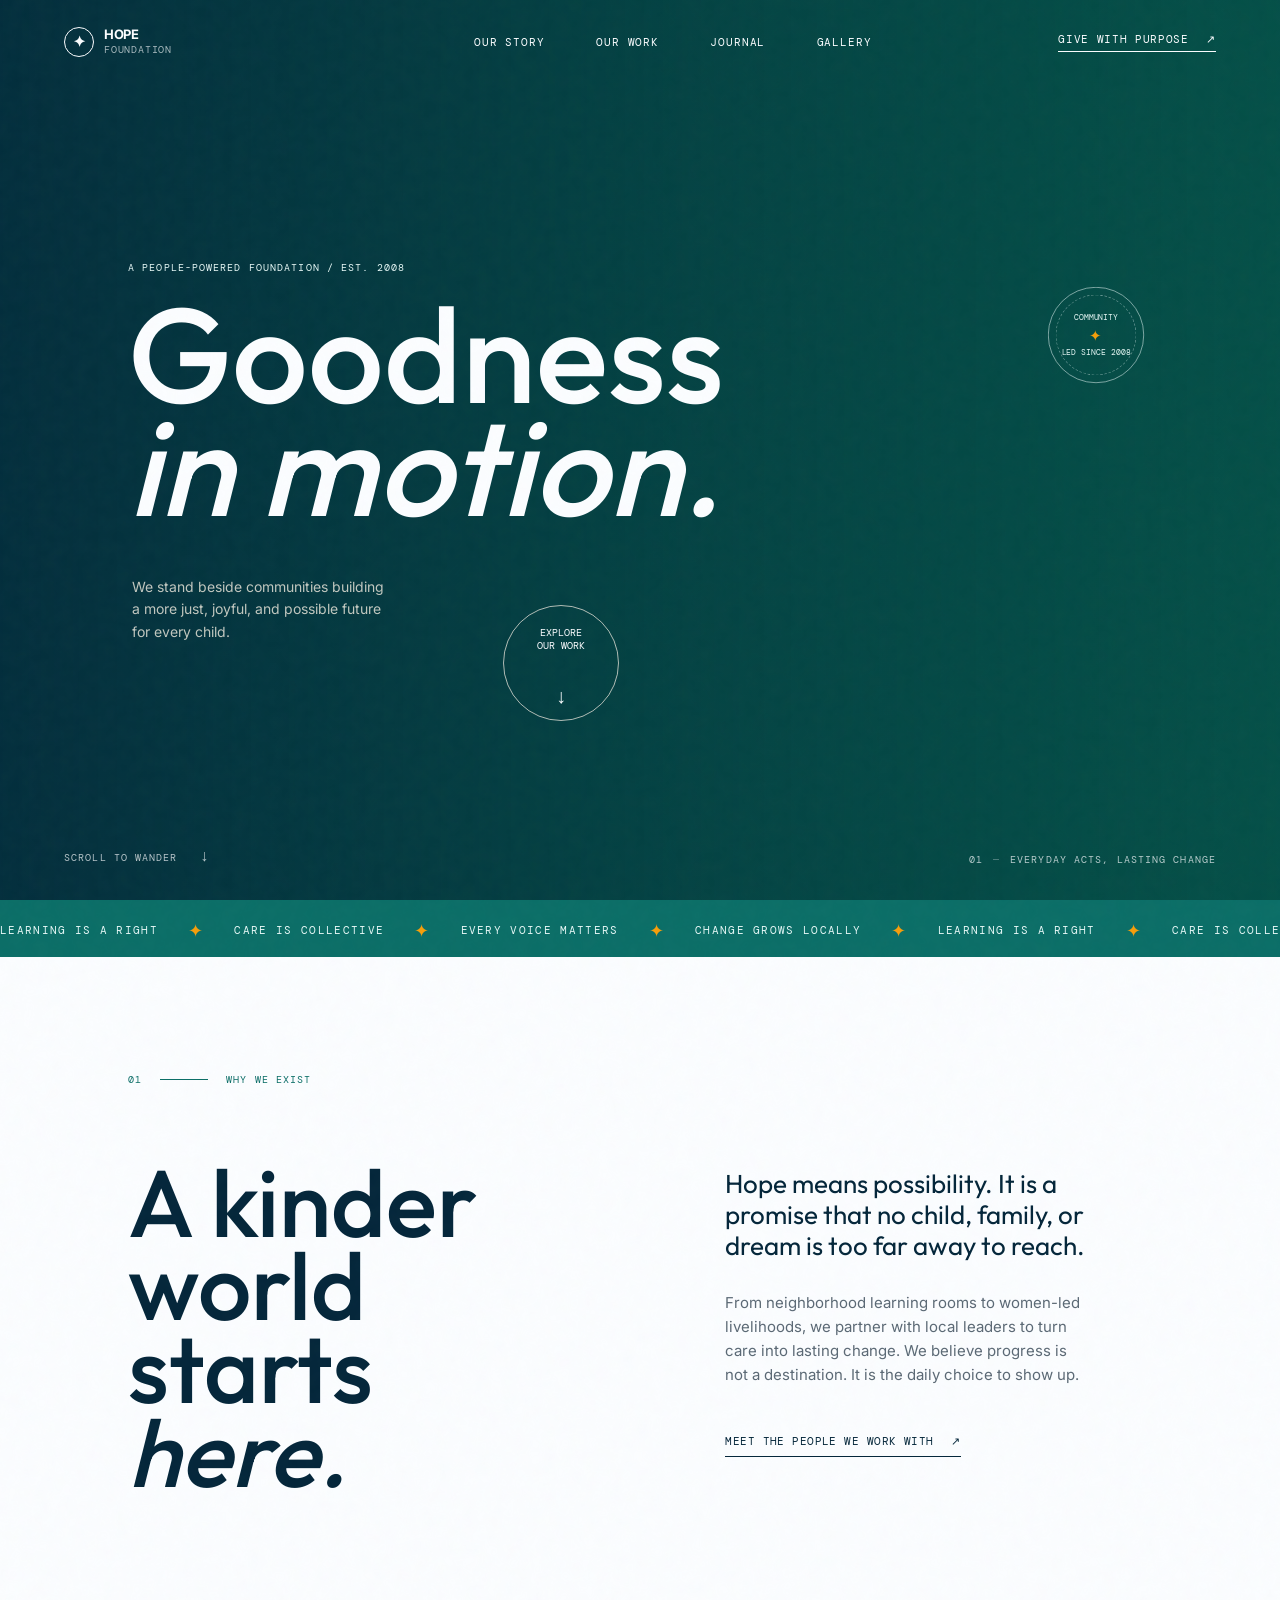
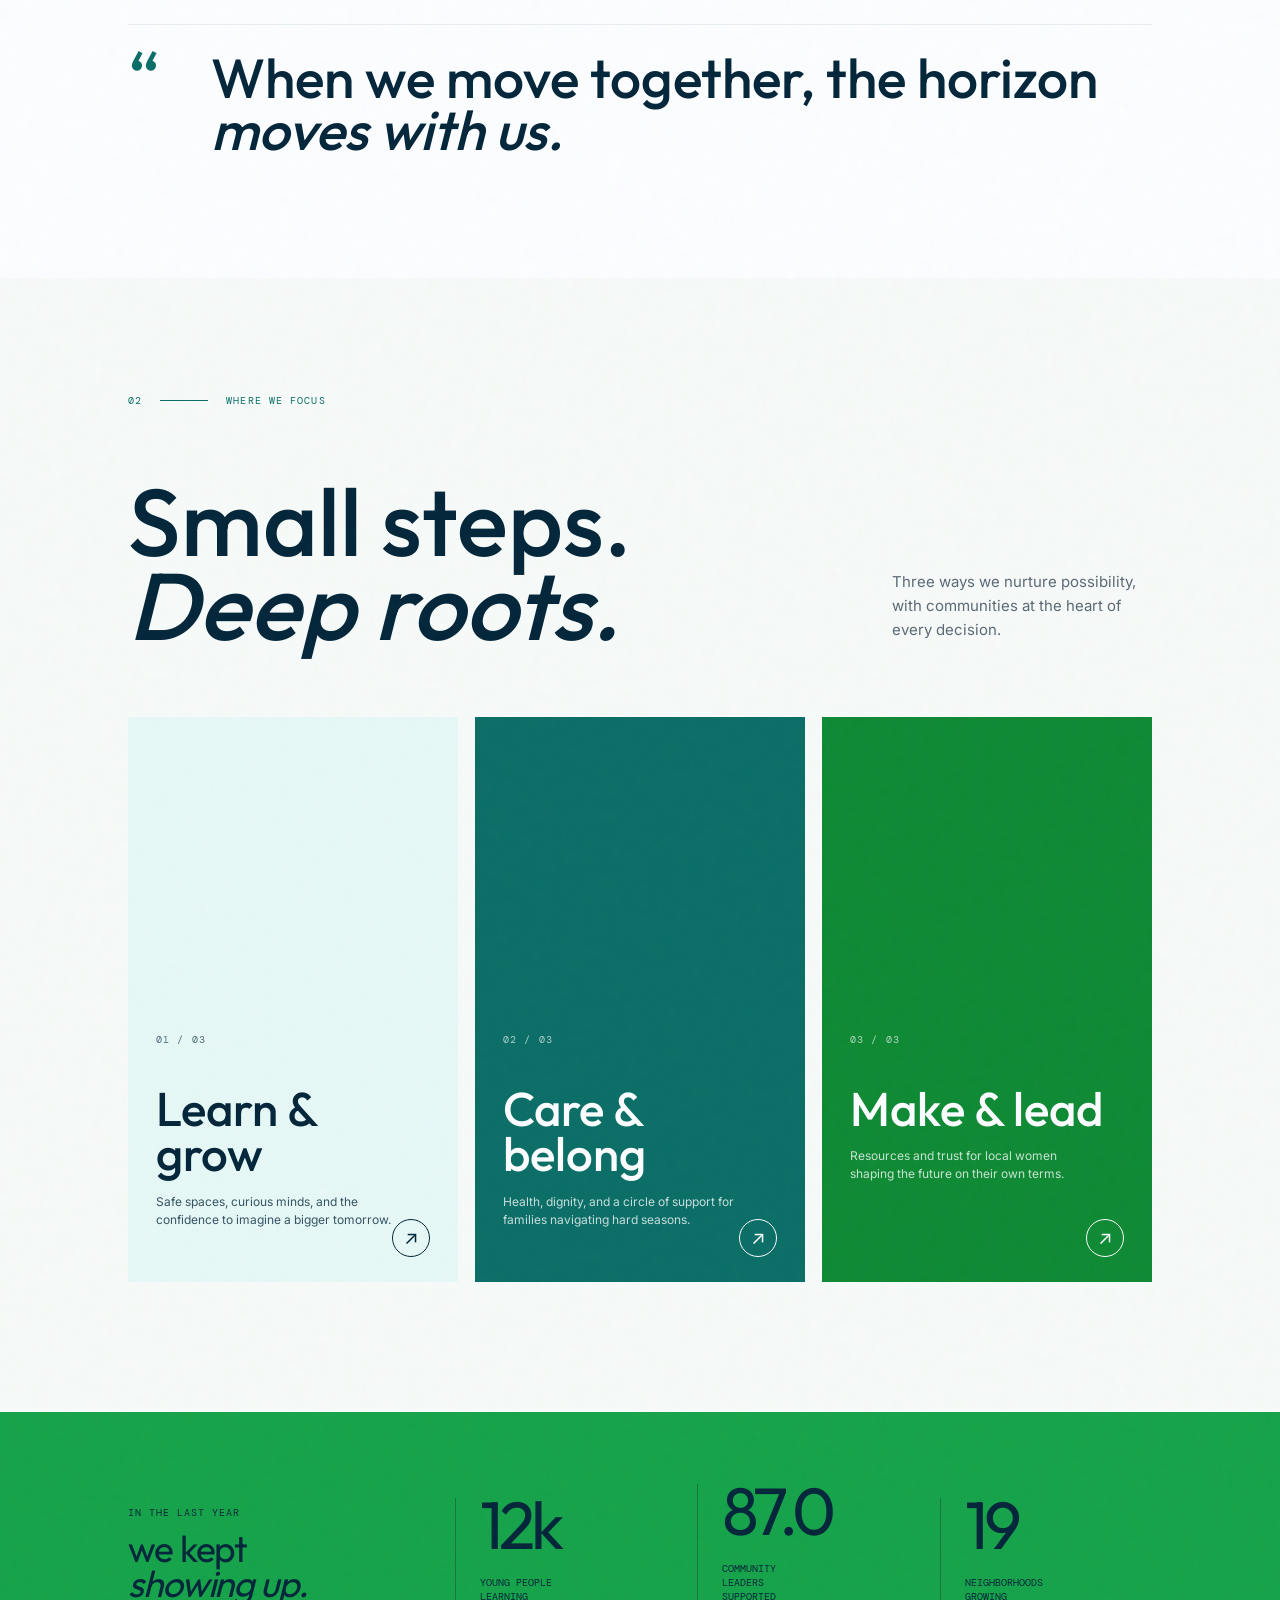
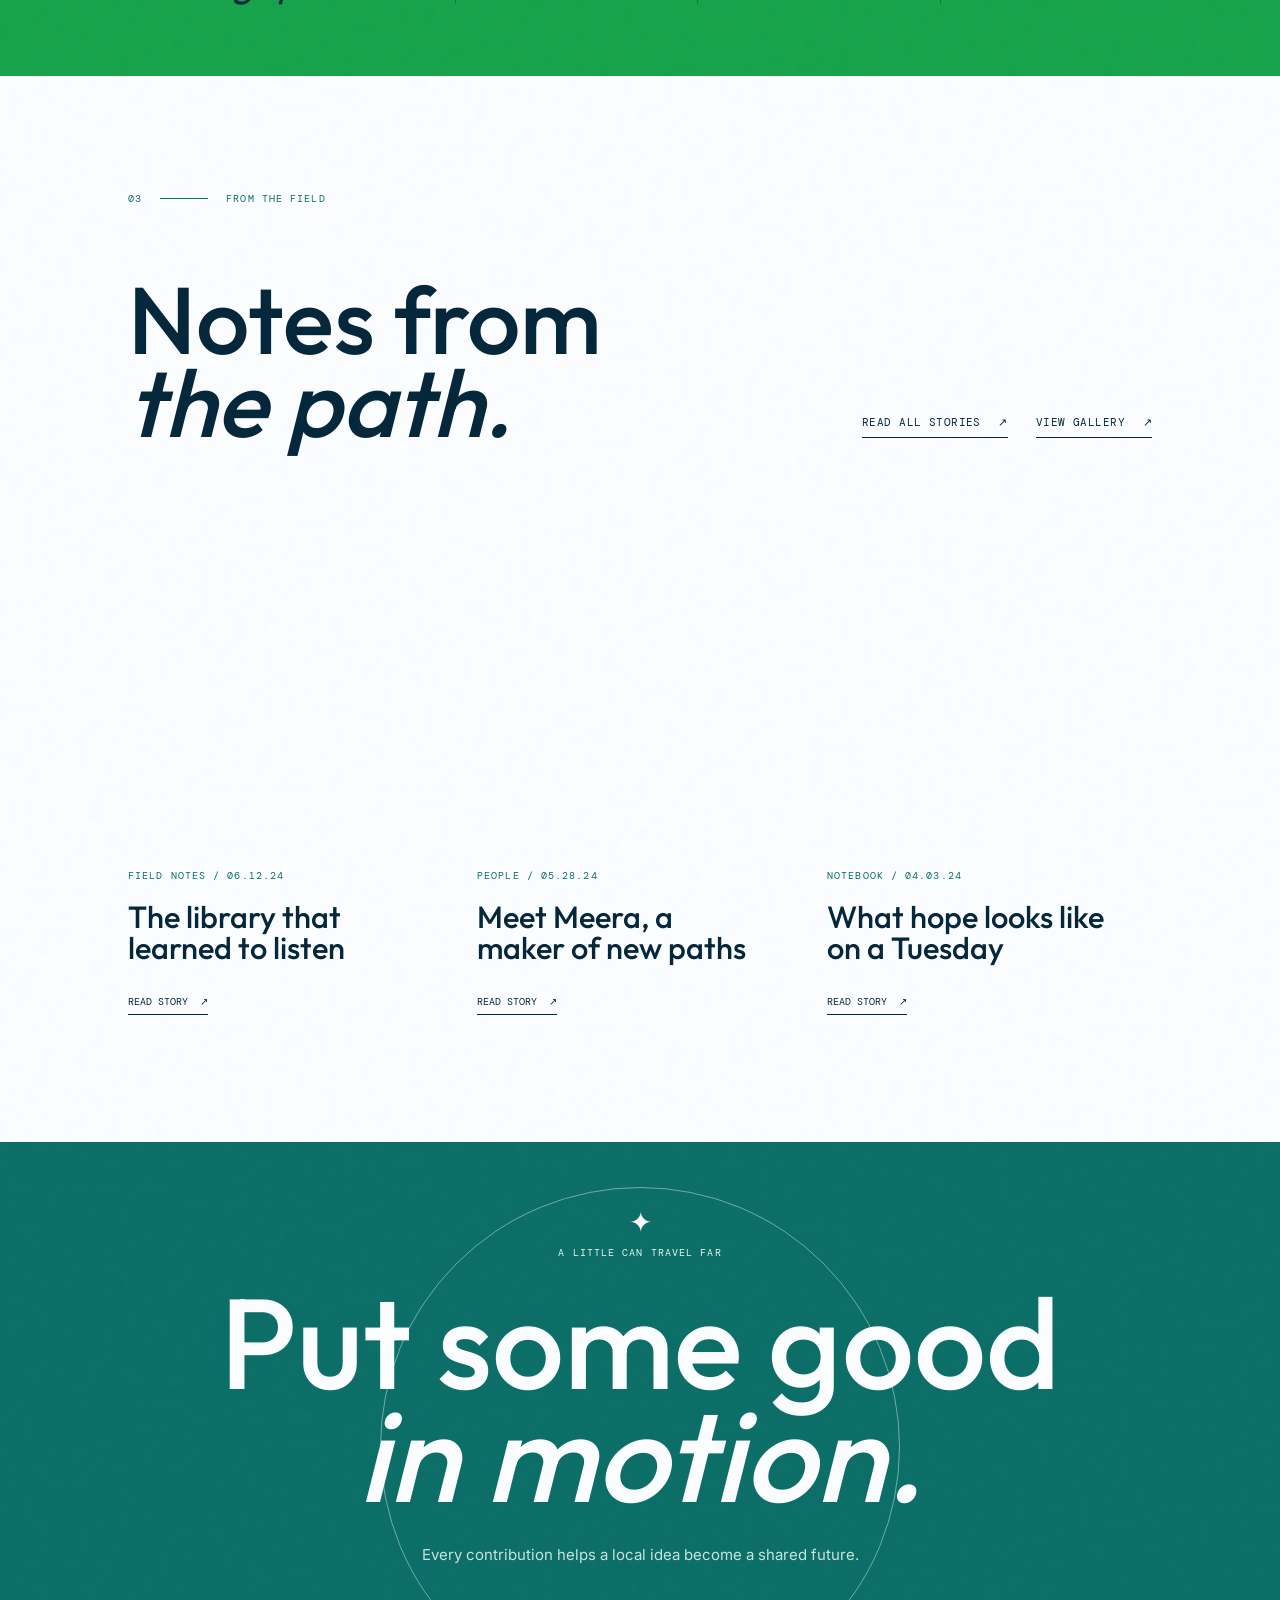
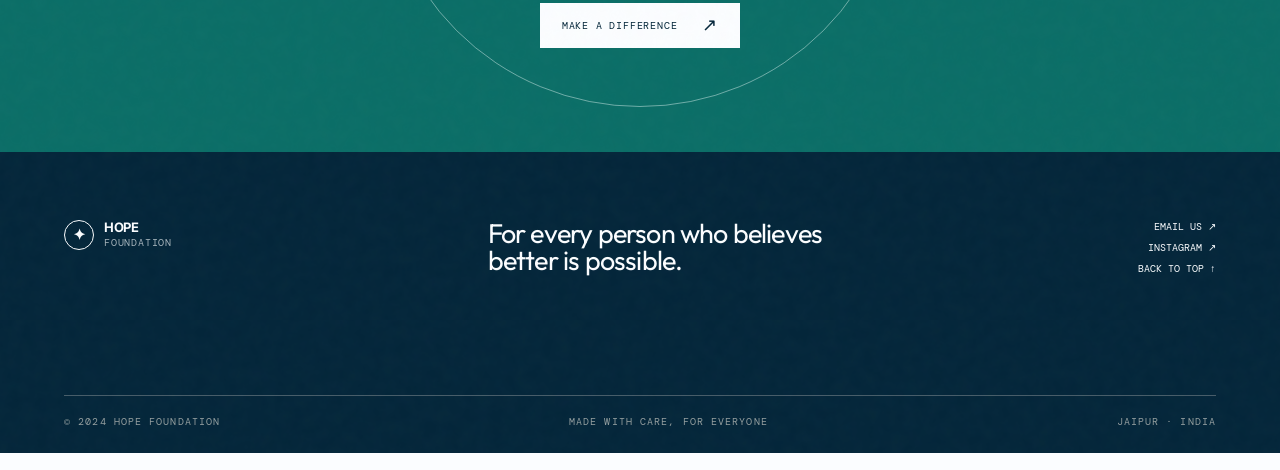
<file: index.html>
<!doctype html>
<html lang="en">
<head>
  <meta charset="UTF-8" />
  <meta name="viewport" content="width=device-width, initial-scale=1.0" />
  <meta name="description" content="Hope Foundation creates brighter futures through learning, care, and community." />
  <title>Hope Foundation | Goodness in motion</title>
  <link rel="preconnect" href="https://fonts.googleapis.com">
  <link rel="preconnect" href="https://fonts.gstatic.com" crossorigin>
  <link href="https://fonts.googleapis.com/css2?family=DM+Mono:wght@400;500&family=Instrument+Serif:ital@0;1&family=Manrope:wght@400;500;600;700&display=swap" rel="stylesheet">
  <link rel="stylesheet" href="styles.css" />
</head>
<body>
  <div class="page-noise" aria-hidden="true"></div>
  <header class="site-header" id="top">
    <a class="brand" href="#top" aria-label="Hope Foundation home">
      <span class="brand-mark">✦</span>
      <span>Hope<br><small>Foundation</small></span>
    </a>
    <nav class="desktop-nav" aria-label="Main navigation">
      <a href="about.html">Our story</a>
      <a href="programs.html">Our work</a>
      <a href="journal.html">Journal</a>
      <a class="gallery-link" href="gallery.html">Gallery</a>
    </nav>
    <a class="header-action" href="#give">Give with purpose <span>↗</span></a>
    <button class="menu-toggle" aria-label="Open menu" aria-expanded="false"><span></span><span></span></button>
  </header>

  <main>
    <section class="hero" aria-labelledby="hero-title">
      <div class="hero-photo" role="img" aria-label="Children learning together in a bright classroom"></div>
      <div class="hero-shade"></div>
      <div class="hero-content reveal">
        <p class="eyebrow light">A people-powered foundation / Est. 2008</p>
        <h1 id="hero-title">Goodness<br><em>in motion.</em></h1>
        <p class="hero-copy">We stand beside communities building a more just, joyful, and possible future for every child.</p>
        <a class="circle-link" href="#work" aria-label="Explore our work"><span>Explore<br>our work</span><b>↓</b></a>
      </div>
      <div class="hero-note">01 <span>—</span> Everyday acts, lasting change</div>
      <div class="hero-scroll">Scroll to wander <span>↓</span></div>
      <div class="hero-stamp" aria-label="Community led since 2008"><span>Community</span><b>✦</b><span>led since 2008</span></div>
    </section>

    <div class="mission-ticker" aria-label="Hope Foundation mission areas">
      <div class="ticker-track"><span>Learning is a right</span><b>✦</b><span>Care is collective</span><b>✦</b><span>Every voice matters</span><b>✦</b><span>Change grows locally</span><b>✦</b><span>Learning is a right</span><b>✦</b><span>Care is collective</span><b>✦</b><span>Every voice matters</span><b>✦</b><span>Change grows locally</span><b>✦</b></div>
    </div>

    <section class="intro section-pad" id="story">
      <div class="section-kicker"><span>01</span><i></i><span>Why we exist</span></div>
      <div class="intro-grid">
        <h2 class="display reveal">A kinder world<br>starts <em>here.</em></h2>
        <div class="intro-body reveal">
          <p class="large-copy">Hope means possibility. It is a promise that no child, family, or dream is too far away to reach.</p>
          <p>From neighborhood learning rooms to women-led livelihoods, we partner with local leaders to turn care into lasting change. We believe progress is not a destination. It is the daily choice to show up.</p>
          <a class="text-link" href="about.html">Meet the people we work with <span>↗</span></a>
        </div>
      </div>
      <div class="manifesto reveal"><span>“</span><p>When we move together, the horizon<br><em>moves with us.</em></p></div>
    </section>

    <section class="work section-pad" id="work">
      <div class="section-kicker"><span>02</span><i></i><span>Where we focus</span></div>
      <div class="work-heading"><h2 class="display reveal">Small steps.<br><em>Deep roots.</em></h2><p class="reveal">Three ways we nurture possibility, with communities at the heart of every decision.</p></div>
      <div class="program-grid">
        <article class="program-card card-sun reveal">
          <div class="card-image image-learn"></div><div class="card-content"><span class="card-number">01 / 03</span><h3>Learn &amp; grow</h3><p>Safe spaces, curious minds, and the confidence to imagine a bigger tomorrow.</p><a href="programs.html#learn" aria-label="Learn more about Learn and grow">↗</a></div>
        </article>
        <article class="program-card card-clay reveal">
          <div class="card-image image-care"></div><div class="card-content"><span class="card-number">02 / 03</span><h3>Care &amp; belong</h3><p>Health, dignity, and a circle of support for families navigating hard seasons.</p><a href="programs.html#care" aria-label="Learn more about Care and belong">↗</a></div>
        </article>
        <article class="program-card card-ink reveal">
          <div class="card-image image-build"></div><div class="card-content"><span class="card-number">03 / 03</span><h3>Make &amp; lead</h3><p>Resources and trust for local women shaping the future on their own terms.</p><a href="programs.html#lead" aria-label="Learn more about Make and lead">↗</a></div>
        </article>
      </div>
    </section>

    <section class="impact-band" aria-label="Our impact at a glance">
      <div class="impact-intro"><span>In the last year</span><strong>we kept<br><em>showing up.</em></strong></div>
      <div class="stat"><strong>12.4k</strong><span>young people learning</span></div>
      <div class="stat"><strong>87</strong><span>community leaders supported</span></div>
      <div class="stat"><strong>19</strong><span>neighborhoods growing</span></div>
    </section>

    <section class="journal section-pad" id="journal">
      <div class="section-kicker"><span>03</span><i></i><span>From the field</span></div>
      <div class="journal-heading"><h2 class="display reveal">Notes from<br><em>the path.</em></h2><div class="journal-actions"><a class="text-link" href="journal.html">Read all stories <span>↗</span></a><a class="text-link" href="gallery.html">View gallery <span>↗</span></a></div></div>
      <div class="story-grid">
        <article class="story reveal"><div class="story-photo story-one"></div><span>Field notes / 06.12.24</span><h3>The library that learned to listen</h3><a href="journal.html#library" aria-label="Read The library that learned to listen">Read story&nbsp; ↗</a></article>
        <article class="story reveal"><div class="story-photo story-two"></div><span>People / 05.28.24</span><h3>Meet Meera, a maker of new paths</h3><a href="journal.html#meera" aria-label="Read Meet Meera, a maker of new paths">Read story&nbsp; ↗</a></article>
        <article class="story reveal"><div class="story-photo story-three"></div><span>Notebook / 04.03.24</span><h3>What hope looks like on a Tuesday</h3><a href="journal.html#hope" aria-label="Read What hope looks like on a Tuesday">Read story&nbsp; ↗</a></article>
      </div>
    </section>

    <section class="give" id="give">
      <div class="give-orbit" aria-hidden="true">✦</div>
      <div class="give-inner"><p class="eyebrow">A little can travel far</p><h2 class="display">Put some good<br><em>in motion.</em></h2><p>Every contribution helps a local idea become a shared future.</p><a class="button button-light" href="mailto:hello@hopefoundation.org?subject=I%20want%20to%20give">Make a difference <span>↗</span></a></div>
    </section>
  </main>

  <footer class="site-footer">
    <div class="footer-top"><a class="brand footer-brand" href="#top"><span class="brand-mark">✦</span><span>Hope<br><small>Foundation</small></span></a><p>For every person who believes<br>better is possible.</p><div class="footer-links"><a href="mailto:hello@hopefoundation.org">Email us ↗</a><a href="#journal">Instagram ↗</a><a href="#top">Back to top ↑</a></div></div>
    <div class="footer-bottom"><span>© 2024 Hope Foundation</span><span>Made with care, for everyone</span><span>Jaipur · India</span></div>
  </footer>
  <script src="script.js"></script>
</body>
</html>
</file>
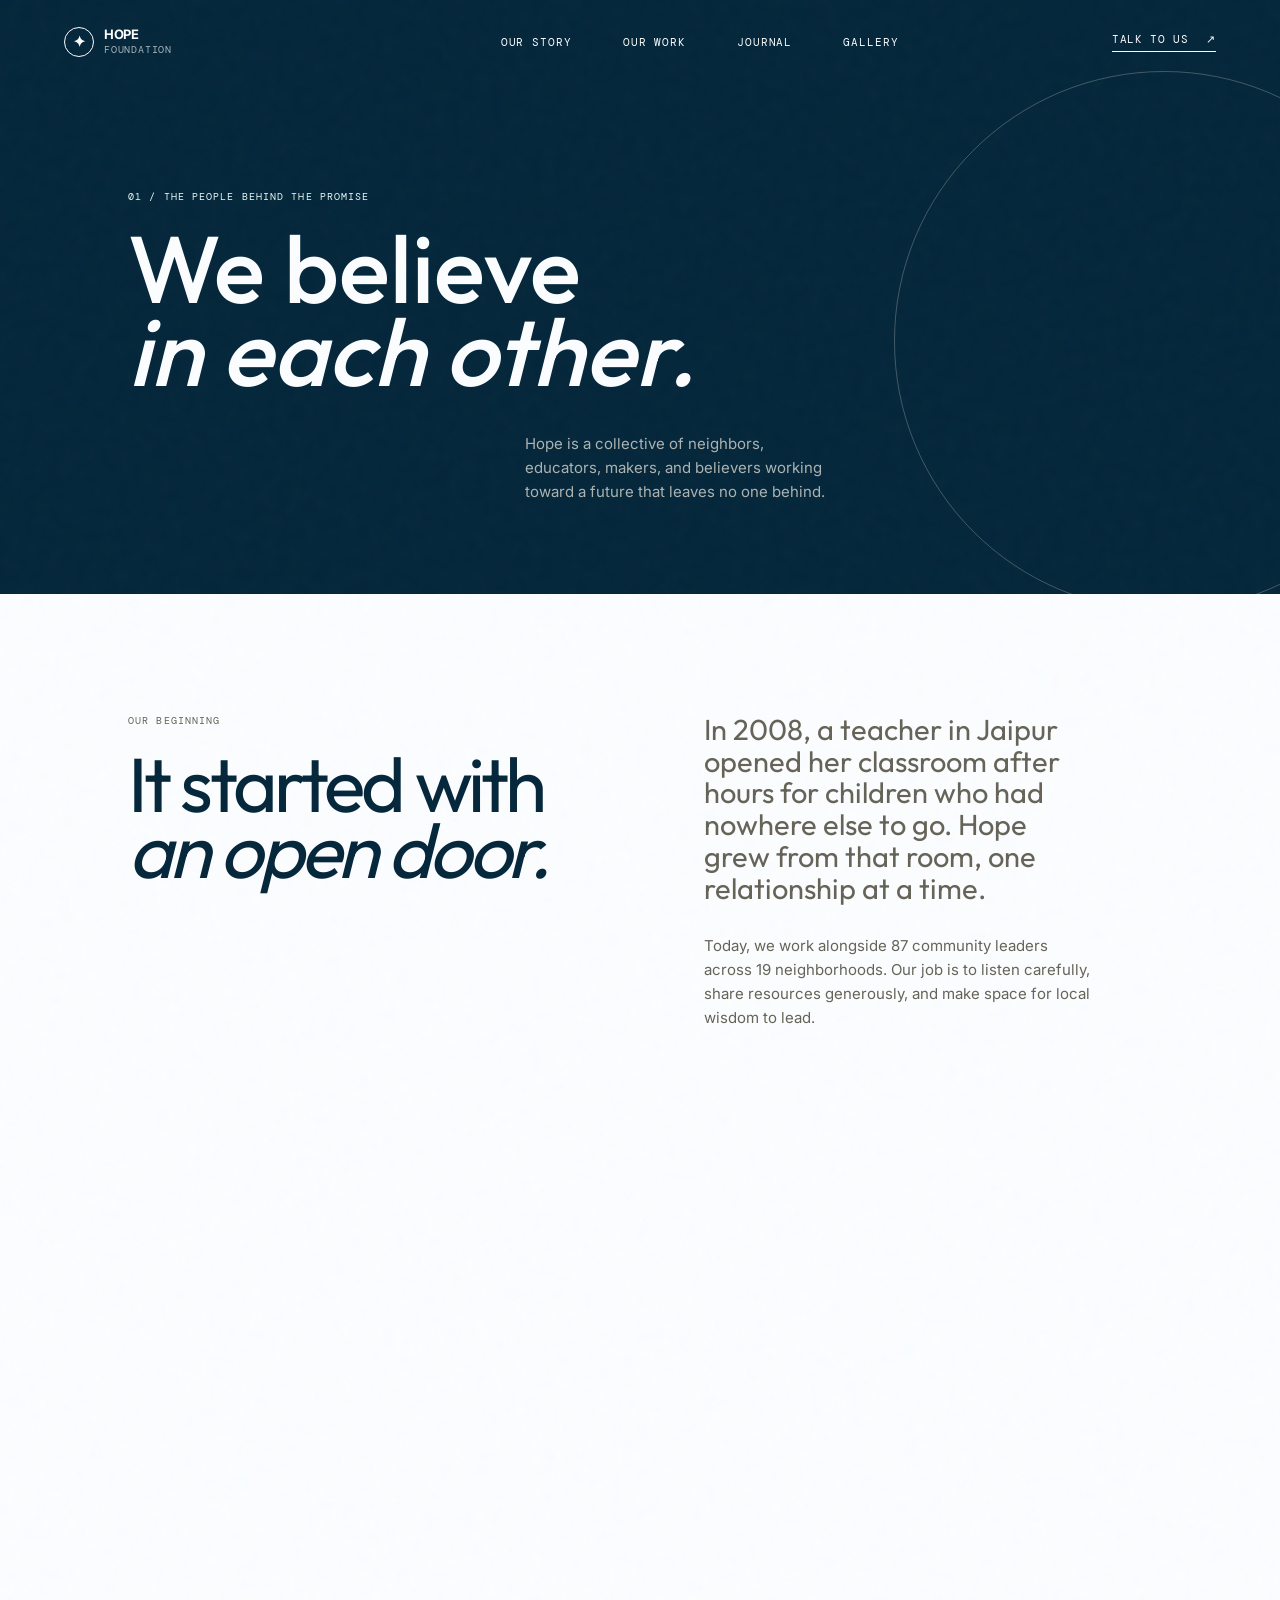
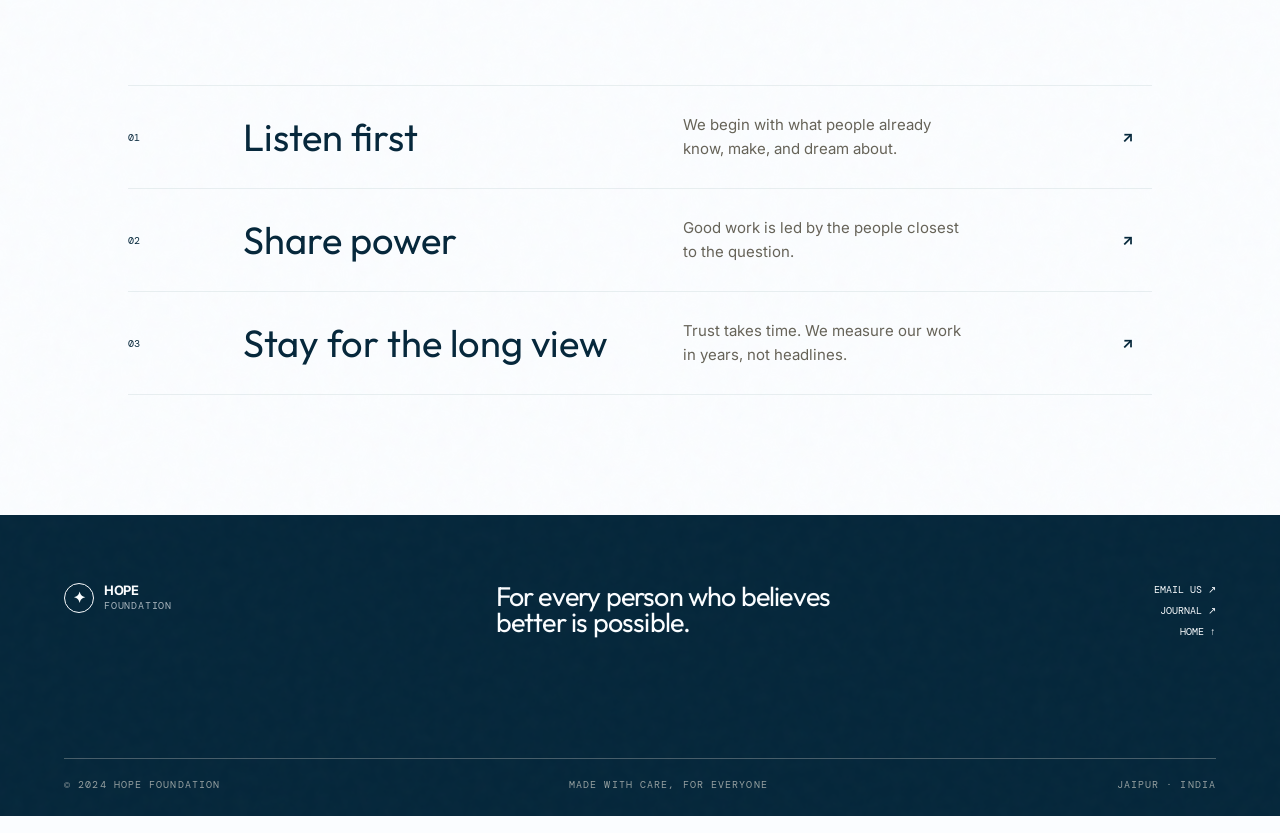
<file: about.html>
<!doctype html>
<html lang="en"><head><meta charset="UTF-8"><meta name="viewport" content="width=device-width, initial-scale=1.0"><meta name="description" content="The story behind Ananta Foundation."><title>Our story | Ananta Foundation</title><link rel="preconnect" href="https://fonts.googleapis.com"><link rel="preconnect" href="https://fonts.gstatic.com" crossorigin><link href="https://fonts.googleapis.com/css2?family=DM+Mono:wght@400;500&family=Instrument+Serif:ital@0;1&family=Manrope:wght@400;500;600;700&display=swap" rel="stylesheet"><link rel="stylesheet" href="styles.css"></head><body><div class="page-noise"></div><header class="site-header"><a class="brand" href="index.html"><span class="brand-mark">✦</span><span>Ananta<br><small>Foundation</small></span></a><nav class="desktop-nav"><a href="about.html">Our story</a><a href="programs.html">Our work</a><a href="journal.html">Journal</a></nav><a class="header-action" href="contact.html">Talk to us <span>↗</span></a><button class="menu-toggle" aria-label="Open menu" aria-expanded="false"><span></span><span></span></button></header><main><section class="inner-hero"><p class="eyebrow light reveal">01 / The people behind the promise</p><h1 class="display reveal">We believe<br><em>in each other.</em></h1><p class="inner-hero-copy reveal">Ananta is a collective of neighbors, educators, makers, and believers working toward a future that leaves no one behind.</p></section><section class="page-content"><div class="split-copy"><div><p class="eyebrow">Our beginning</p><h2 class="reveal">It started with<br><em>an open door.</em></h2></div><div><p class="page-lead reveal">In 2008, a teacher in Jaipur opened her classroom after hours for children who had nowhere else to go. Ananta grew from that room, one relationship at a time.</p><p class="reveal">Today, we work alongside 87 community leaders across 19 neighborhoods. Our job is to listen carefully, share resources generously, and make space for local wisdom to lead.</p></div></div><div class="page-image about-image reveal"></div><div class="page-list reveal"><article><span>01</span><h3>Listen first</h3><p>We begin with what people already know, make, and dream about.</p><b>↗</b></article><article><span>02</span><h3>Share power</h3><p>Good work is led by the people closest to the question.</p><b>↗</b></article><article><span>03</span><h3>Stay for the long view</h3><p>Trust takes time. We measure our work in years, not headlines.</p><b>↗</b></article></div></section></main><footer class="site-footer"><div class="footer-top"><a class="brand" href="index.html"><span class="brand-mark">✦</span><span>Ananta<br><small>Foundation</small></span></a><p>For every person who believes<br>better is possible.</p><div class="footer-links"><a href="contact.html">Email us ↗</a><a href="journal.html">Journal ↗</a><a href="index.html">Home ↑</a></div></div><div class="footer-bottom"><span>© 2024 Ananta Foundation</span><span>Made with care, for everyone</span><span>Jaipur · India</span></div></footer><script src="script.js"></script></body></html>
</file>
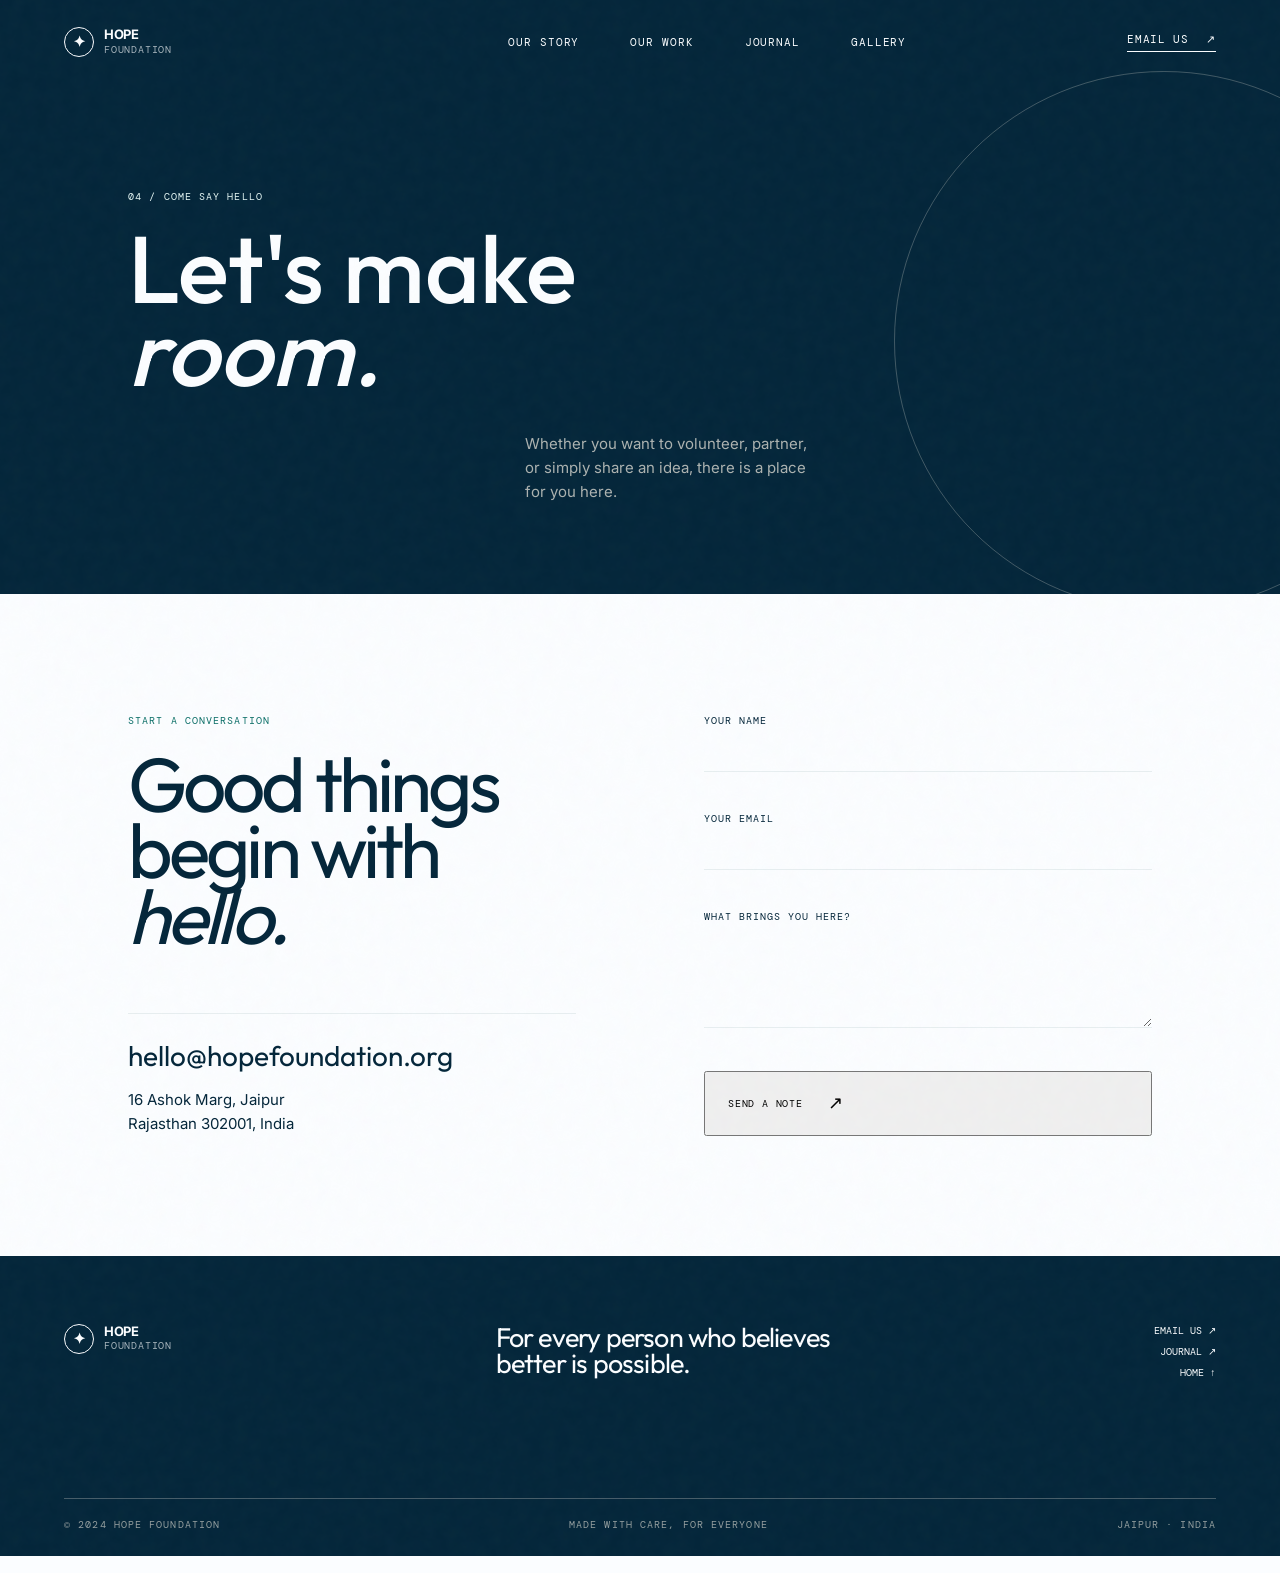
<file: contact.html>
<!doctype html>
<html lang="en"><head><meta charset="UTF-8"><meta name="viewport" content="width=device-width, initial-scale=1.0"><meta name="description" content="Contact Ananta Foundation."><title>Contact | Ananta Foundation</title><link rel="preconnect" href="https://fonts.googleapis.com"><link rel="preconnect" href="https://fonts.gstatic.com" crossorigin><link href="https://fonts.googleapis.com/css2?family=DM+Mono:wght@400;500&family=Instrument+Serif:ital@0;1&family=Manrope:wght@400;500;600;700&display=swap" rel="stylesheet"><link rel="stylesheet" href="styles.css"></head><body><div class="page-noise"></div><header class="site-header"><a class="brand" href="index.html"><span class="brand-mark">✦</span><span>Ananta<br><small>Foundation</small></span></a><nav class="desktop-nav"><a href="about.html">Our story</a><a href="programs.html">Our work</a><a href="journal.html">Journal</a></nav><a class="header-action" href="mailto:hello@anantafoundation.org">Email us <span>↗</span></a><button class="menu-toggle" aria-label="Open menu" aria-expanded="false"><span></span><span></span></button></header><main><section class="inner-hero"><p class="eyebrow light reveal">04 / Come say hello</p><h1 class="display reveal">Let's make<br><em>room.</em></h1><p class="inner-hero-copy reveal">Whether you want to volunteer, partner, or simply share an idea, there is a place for you here.</p></section><section class="page-content contact-layout"><div><p class="eyebrow">Start a conversation</p><h2 class="reveal">Good things<br>begin with<br><em>hello.</em></h2><div class="contact-detail reveal"><a href="mailto:hello@anantafoundation.org">hello@anantafoundation.org</a><span>16 Ashok Marg, Jaipur<br>Rajasthan 302001, India</span></div></div><form class="contact-form reveal" action="mailto:hello@anantafoundation.org" method="post" enctype="text/plain"><label for="name">Your name<input id="name" name="name" type="text" required></label><label for="email">Your email<input id="email" name="email" type="email" required></label><label for="message">What brings you here?<textarea id="message" name="message" rows="4" required></textarea></label><button class="button" type="submit">Send a note <span>↗</span></button></form></section></main><footer class="site-footer"><div class="footer-top"><a class="brand" href="index.html"><span class="brand-mark">✦</span><span>Ananta<br><small>Foundation</small></span></a><p>For every person who believes<br>better is possible.</p><div class="footer-links"><a href="mailto:hello@anantafoundation.org">Email us ↗</a><a href="journal.html">Journal ↗</a><a href="index.html">Home ↑</a></div></div><div class="footer-bottom"><span>© 2024 Ananta Foundation</span><span>Made with care, for everyone</span><span>Jaipur · India</span></div></footer><script src="script.js"></script></body></html>
</file>
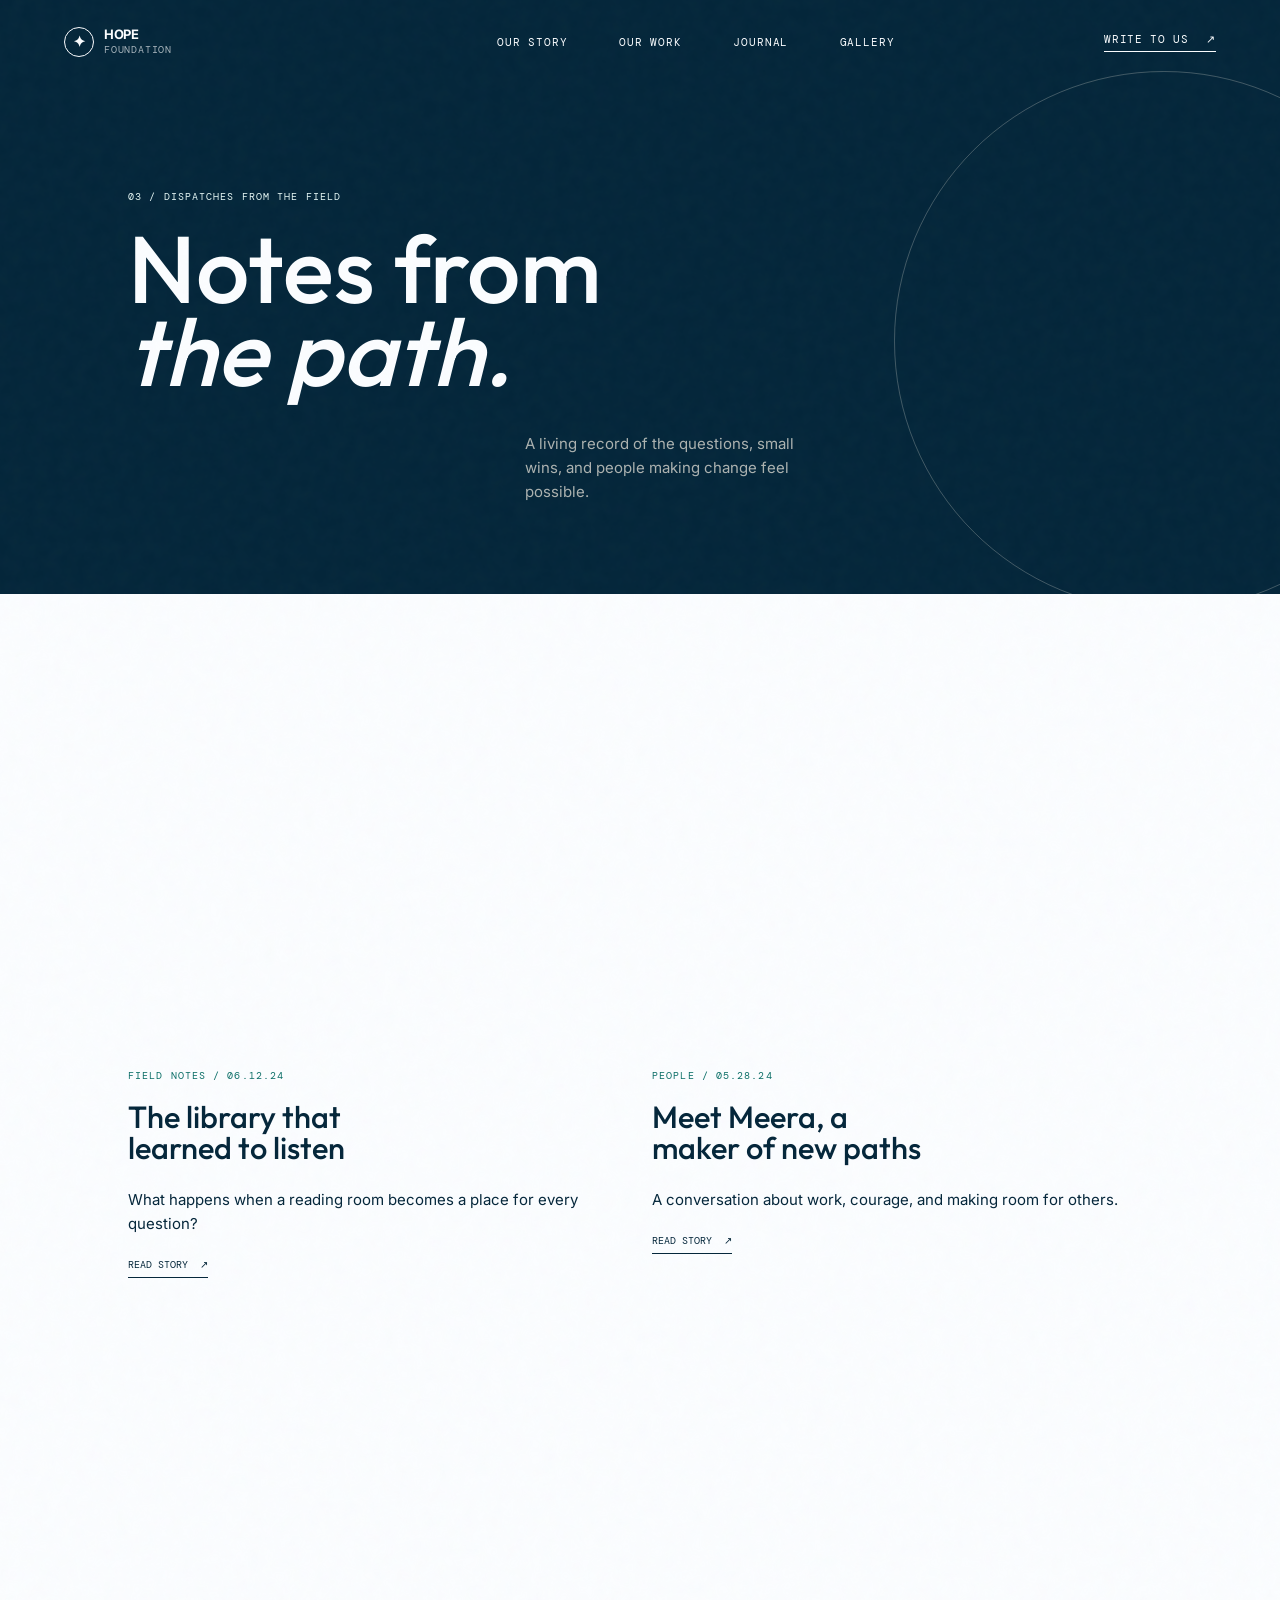
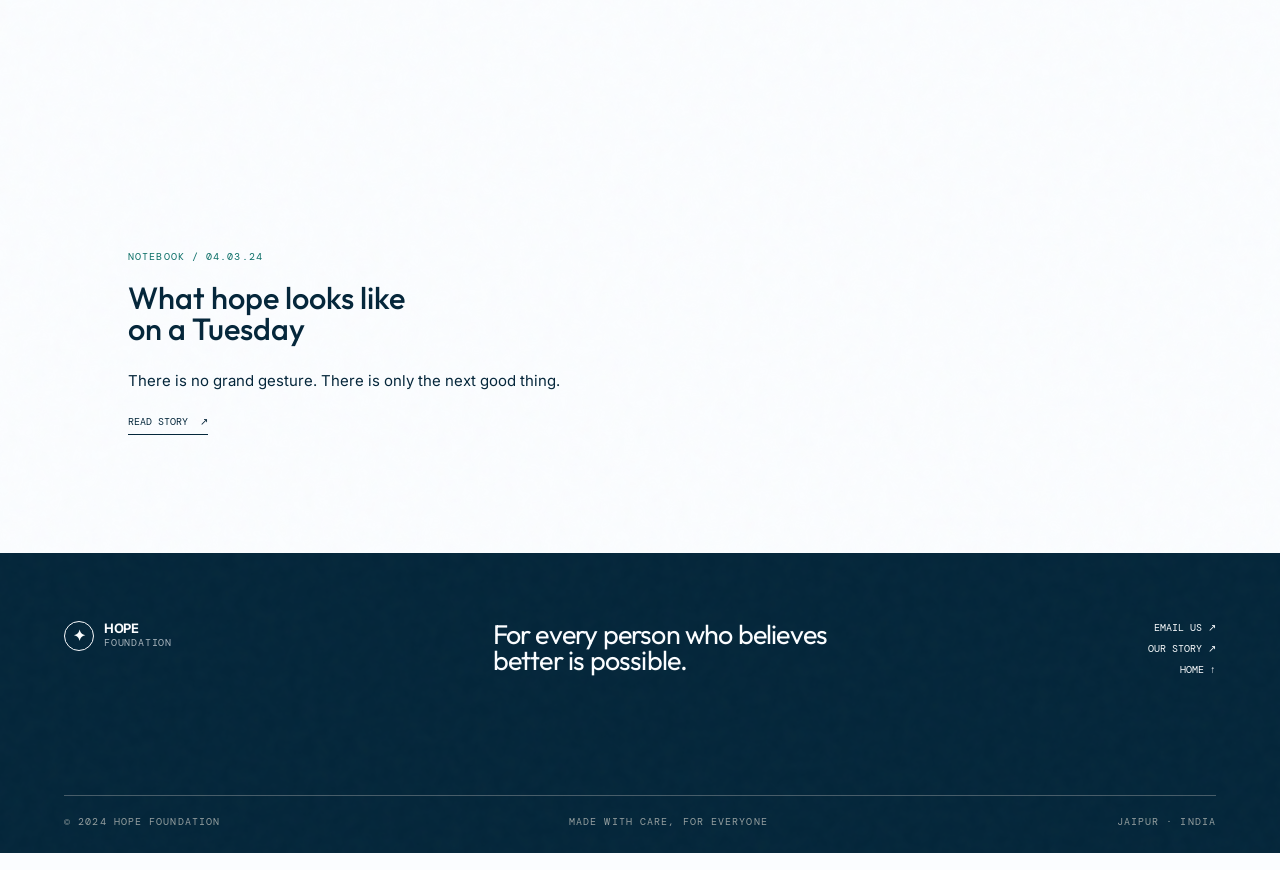
<file: journal.html>
<!doctype html>
<html lang="en"><head><meta charset="UTF-8"><meta name="viewport" content="width=device-width, initial-scale=1.0"><meta name="description" content="Stories from the Ananta Foundation field team."><title>Journal | Ananta Foundation</title><link rel="preconnect" href="https://fonts.googleapis.com"><link rel="preconnect" href="https://fonts.gstatic.com" crossorigin><link href="https://fonts.googleapis.com/css2?family=DM+Mono:wght@400;500&family=Instrument+Serif:ital@0;1&family=Manrope:wght@400;500;600;700&display=swap" rel="stylesheet"><link rel="stylesheet" href="styles.css"></head><body><div class="page-noise"></div><header class="site-header"><a class="brand" href="index.html"><span class="brand-mark">✦</span><span>Ananta<br><small>Foundation</small></span></a><nav class="desktop-nav"><a href="about.html">Our story</a><a href="programs.html">Our work</a><a href="journal.html">Journal</a></nav><a class="header-action" href="contact.html">Write to us <span>↗</span></a><button class="menu-toggle" aria-label="Open menu" aria-expanded="false"><span></span><span></span></button></header><main><section class="inner-hero"><p class="eyebrow light reveal">03 / Dispatches from the field</p><h1 class="display reveal">Notes from<br><em>the path.</em></h1><p class="inner-hero-copy reveal">A living record of the questions, small wins, and people making change feel possible.</p></section><section class="page-content"><div class="journal-full"><article id="library" class="story reveal"><div class="story-photo story-one"></div><span>Field notes / 06.12.24</span><h3>The library that learned to listen</h3><p>What happens when a reading room becomes a place for every question?</p><a href="#library">Read story&nbsp; ↗</a></article><article id="meera" class="story reveal"><div class="story-photo story-two"></div><span>People / 05.28.24</span><h3>Meet Meera, a maker of new paths</h3><p>A conversation about work, courage, and making room for others.</p><a href="#meera">Read story&nbsp; ↗</a></article><article id="hope" class="story reveal"><div class="story-photo story-three"></div><span>Notebook / 04.03.24</span><h3>What hope looks like on a Tuesday</h3><p>There is no grand gesture. There is only the next good thing.</p><a href="#hope">Read story&nbsp; ↗</a></article></div></section></main><footer class="site-footer"><div class="footer-top"><a class="brand" href="index.html"><span class="brand-mark">✦</span><span>Ananta<br><small>Foundation</small></span></a><p>For every person who believes<br>better is possible.</p><div class="footer-links"><a href="contact.html">Email us ↗</a><a href="about.html">Our story ↗</a><a href="index.html">Home ↑</a></div></div><div class="footer-bottom"><span>© 2024 Ananta Foundation</span><span>Made with care, for everyone</span><span>Jaipur · India</span></div></footer><script src="script.js"></script></body></html>
</file>
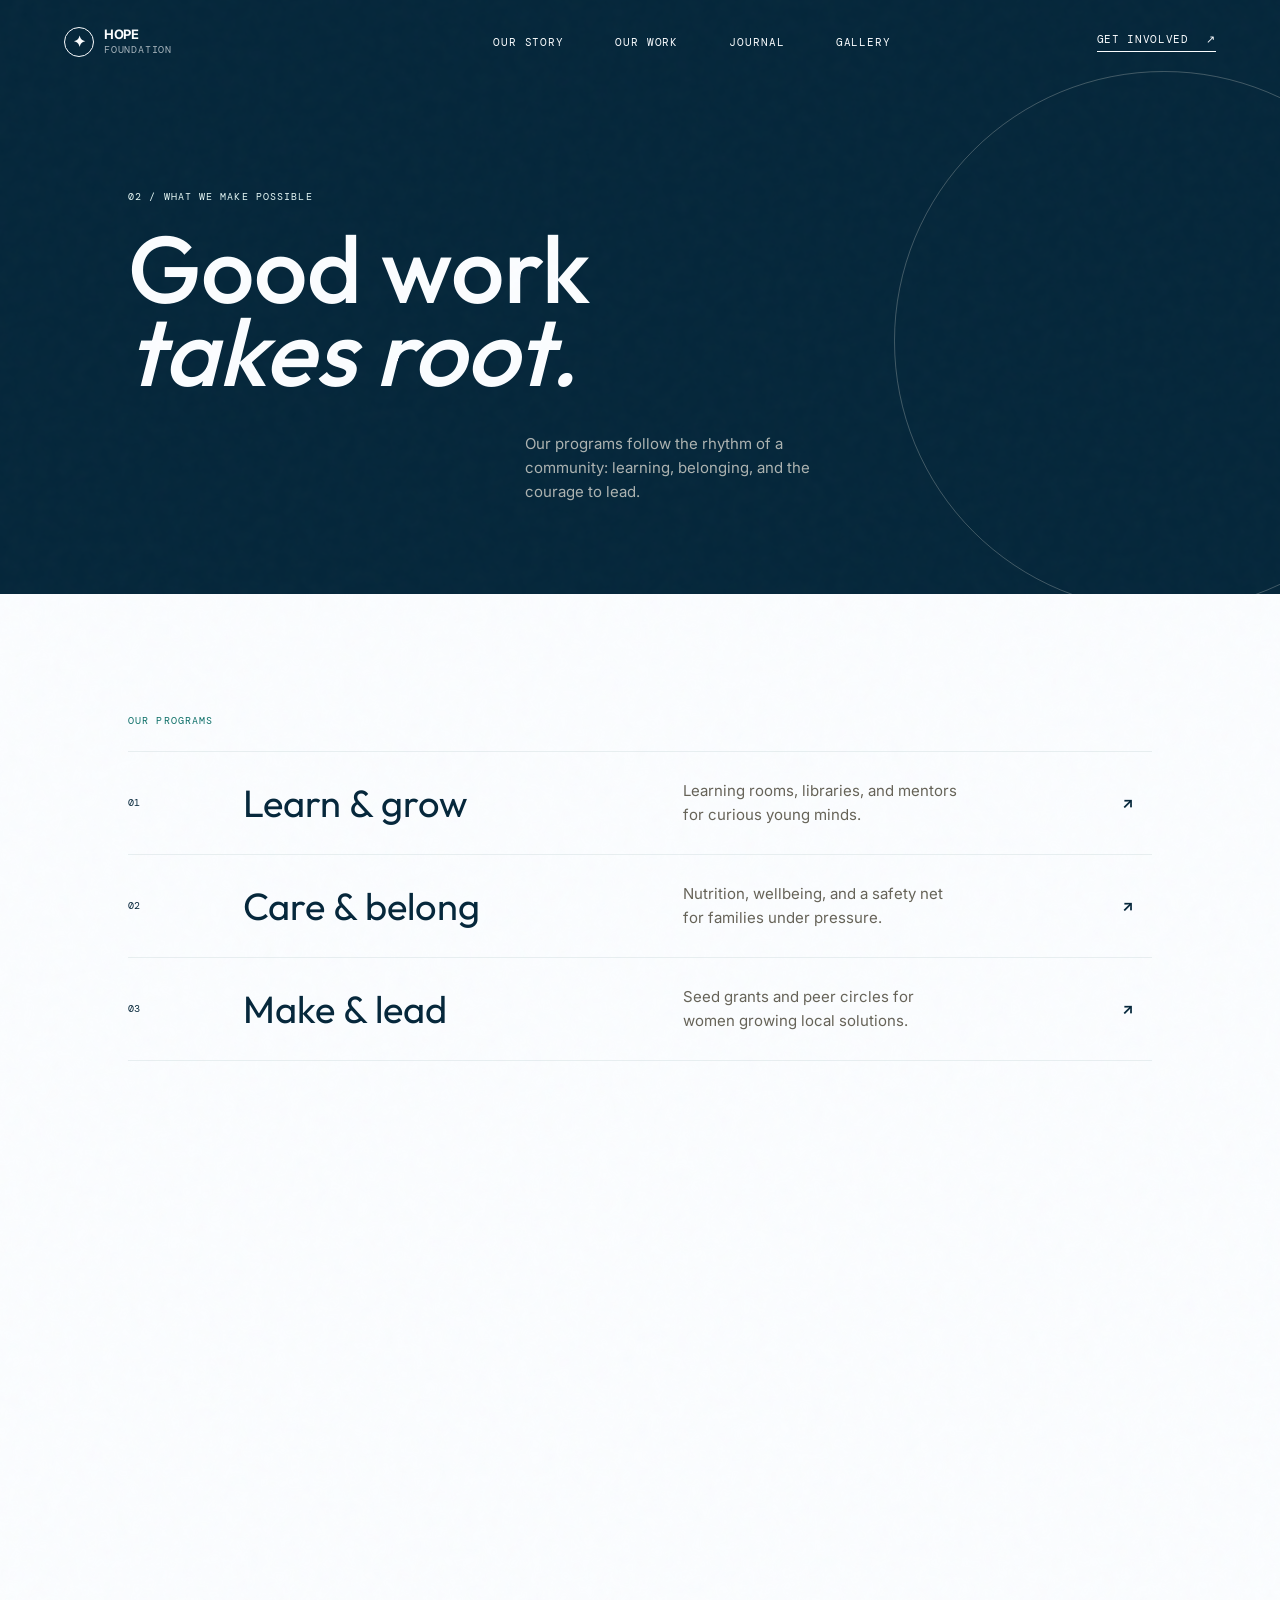
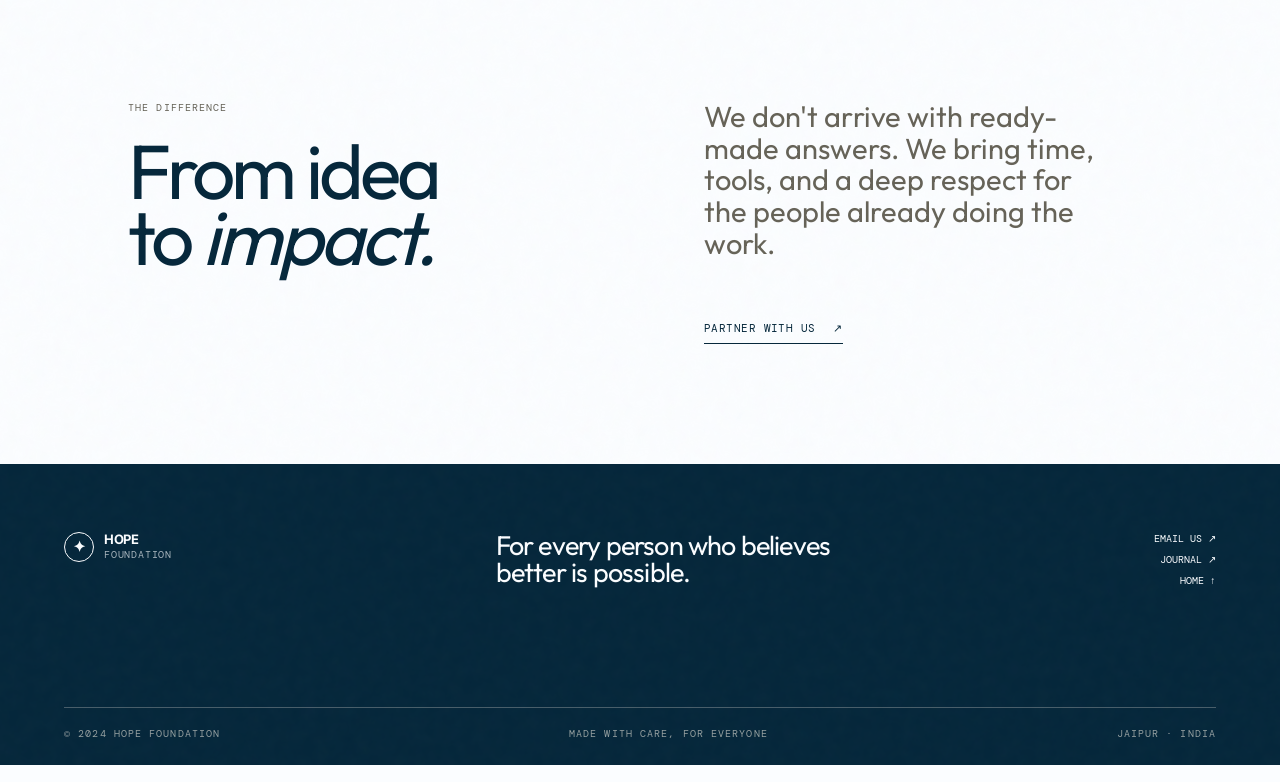
<file: programs.html>
<!doctype html>
<html lang="en"><head><meta charset="UTF-8"><meta name="viewport" content="width=device-width, initial-scale=1.0"><meta name="description" content="Explore Ananta Foundation programs."><title>Our work | Ananta Foundation</title><link rel="preconnect" href="https://fonts.googleapis.com"><link rel="preconnect" href="https://fonts.gstatic.com" crossorigin><link href="https://fonts.googleapis.com/css2?family=DM+Mono:wght@400;500&family=Instrument+Serif:ital@0;1&family=Manrope:wght@400;500;600;700&display=swap" rel="stylesheet"><link rel="stylesheet" href="styles.css"></head><body><div class="page-noise"></div><header class="site-header"><a class="brand" href="index.html"><span class="brand-mark">✦</span><span>Ananta<br><small>Foundation</small></span></a><nav class="desktop-nav"><a href="about.html">Our story</a><a href="programs.html">Our work</a><a href="journal.html">Journal</a></nav><a class="header-action" href="contact.html">Get involved <span>↗</span></a><button class="menu-toggle" aria-label="Open menu" aria-expanded="false"><span></span><span></span></button></header><main><section class="inner-hero"><p class="eyebrow light reveal">02 / What we make possible</p><h1 class="display reveal">Good work<br><em>takes root.</em></h1><p class="inner-hero-copy reveal">Our programs follow the rhythm of a community: learning, belonging, and the courage to lead.</p></section><section class="page-content"><p class="eyebrow">Our programs</p><div class="page-list"><article id="learn" class="reveal"><span>01</span><h3>Learn &amp; grow</h3><p>Learning rooms, libraries, and mentors for curious young minds.</p><b>↗</b></article><article id="care" class="reveal"><span>02</span><h3>Care &amp; belong</h3><p>Nutrition, wellbeing, and a safety net for families under pressure.</p><b>↗</b></article><article id="lead" class="reveal"><span>03</span><h3>Make &amp; lead</h3><p>Seed grants and peer circles for women growing local solutions.</p><b>↗</b></article></div><div class="page-image image-build reveal"></div><div class="split-copy"><div><p class="eyebrow">The difference</p><h2 class="reveal">From idea<br>to <em>impact.</em></h2></div><div><p class="page-lead reveal">We don't arrive with ready-made answers. We bring time, tools, and a deep respect for the people already doing the work.</p><a class="text-link" href="contact.html">Partner with us <span>↗</span></a></div></div></section></main><footer class="site-footer"><div class="footer-top"><a class="brand" href="index.html"><span class="brand-mark">✦</span><span>Ananta<br><small>Foundation</small></span></a><p>For every person who believes<br>better is possible.</p><div class="footer-links"><a href="contact.html">Email us ↗</a><a href="journal.html">Journal ↗</a><a href="index.html">Home ↑</a></div></div><div class="footer-bottom"><span>© 2024 Ananta Foundation</span><span>Made with care, for everyone</span><span>Jaipur · India</span></div></footer><script src="script.js"></script></body></html>
</file>
<file: styles.css>
@import url('https://fonts.googleapis.com/css2?family=Inter:wght@400;500;600;700&family=Outfit:ital,wght@0,400;0,500;0,600;1,400&display=swap');

:root {
  --primary: #0B6E67;
  --primary-dark: #05564A;
  --primary-light: #E6F8F6;
  --secondary: #16A34A;
  --secondary-dark: #0F8A34;
  --accent: #F59E0B;
  --text-main: #04263A;
  --text-muted: #5B6975;
  --bg-main: #FBFDFF;
  --bg-light: #F6FAF8;
  --bg-dark: #04263A;
  --border-color: #E6EEF0;
  --ink: var(--text-main);
  --cream: var(--bg-main);
  --paper: var(--bg-light);
  --clay: var(--primary);
  --sun: var(--accent);
  --sage: var(--secondary);
  --line: rgba(230, 238, 240, .95);
  --transition: all .3s cubic-bezier(.25,.8,.25,1);
  --shadow-sm: 0 1px 3px rgba(0,0,0,.1);
  --shadow-md: 0 4px 6px -1px rgba(0,0,0,.1), 0 2px 4px -1px rgba(0,0,0,.06);
  --shadow-lg: 0 10px 15px -3px rgba(0,0,0,.1), 0 4px 6px -2px rgba(0,0,0,.05);
  --shadow-hover: 0 20px 25px -5px rgba(0,0,0,.1), 0 10px 10px -5px rgba(0,0,0,.04);
  --font-heading: 'Outfit', sans-serif;
  --font-body: 'Inter', sans-serif;
  --serif: var(--font-heading);
  --sans: var(--font-body);
  --mono: 'DM Mono', monospace;
}
* { box-sizing: border-box; }
html { scroll-behavior: smooth; }
body { margin: 0; background: var(--cream); color: var(--ink); font-family: var(--sans); font-size: 15px; line-height: 1.6; }
a { color: inherit; text-decoration: none; }
.page-noise { position: fixed; inset: 0; pointer-events: none; opacity: .07; z-index: 10; background-image: url("data:image/svg+xml,%3Csvg viewBox='0 0 120 120' xmlns='http://www.w3.org/2000/svg'%3E%3Cfilter id='n'%3E%3CfeTurbulence type='fractalNoise' baseFrequency='.8' numOctaves='3' stitchTiles='stitch'/%3E%3C/filter%3E%3Crect width='100%25' height='100%25' filter='url(%23n)' opacity='.35'/%3E%3C/svg%3E"); }
.site-header { position: absolute; top: 0; width: 100%; padding: 27px 5vw; display: flex; align-items: center; justify-content: space-between; z-index: 5; color: var(--cream); }
.brand { display: flex; align-items: center; gap: 10px; font-size: 13px; line-height: 1.05; font-weight: 700; letter-spacing: -.03em; text-transform: uppercase; }
.brand small { font: 10px var(--mono); letter-spacing: .08em; text-transform: uppercase; opacity: .66; }
.brand-mark { display: grid; place-items: center; width: 30px; height: 30px; border: 1px solid currentColor; border-radius: 50%; font-size: 15px; }
.desktop-nav { display: flex; gap: clamp(24px, 4vw, 66px); margin-left: 9vw; font: 11px var(--mono); text-transform: uppercase; letter-spacing: .08em; }
.desktop-nav a, .footer-links a { transition: opacity .25s; }
.desktop-nav a:hover, .footer-links a:hover { opacity: .58; }
.header-action { border-bottom: 1px solid currentColor; padding-bottom: 5px; font: 11px var(--mono); letter-spacing: .06em; text-transform: uppercase; }
.header-action span, .text-link span { margin-left: 10px; }
.menu-toggle { display: none; background: none; border: 0; padding: 7px; }
.hero { min-height: 760px; height: 100vh; max-height: 980px; position: relative; overflow: hidden; color: var(--cream); background: var(--primary-dark); }
.hero-photo { position: absolute; inset: 0; background: url('https://images.unsplash.com/photo-1559027615-cd4628902d4a?auto=format&fit=crop&w=2200&q=88') center 40%/cover; animation: slowZoom 14s ease-out both; }
.hero-shade { position: absolute; inset: 0; background: linear-gradient(90deg, rgba(4, 38, 58, .82) 0%, rgba(4, 38, 58, .36) 58%, rgba(4, 38, 58, .12) 100%); }
.hero-content { position: absolute; top: 29%; left: 10vw; max-width: 600px; }
.eyebrow, .section-kicker, .hero-note, .hero-scroll, .card-number, .story span, .footer-bottom { font: 10px var(--mono); letter-spacing: .11em; text-transform: uppercase; }
.eyebrow { color: var(--clay); margin: 0 0 24px; }
.eyebrow.light { color: var(--primary-light); }
h1, h2, h3, p { margin-top: 0; }
h1 { font: 500 clamp(68px, 10.5vw, 156px)/.84 var(--serif); letter-spacing: 0; margin: 0; }
em { font-style: italic; }
.hero-copy { width: 260px; margin: 52px 0 0 4px; color: rgba(243, 238, 226, .79); font-size: 14px; line-height: 1.6; }
.circle-link { display: grid; width: 116px; height: 116px; margin: -38px 0 0 375px; place-items: center; border: 1px solid rgba(243,238,226,.72); border-radius: 50%; text-align: center; font: 10px/1.35 var(--mono); text-transform: uppercase; transition: background .3s, color .3s, transform .3s; }
.circle-link b { font-size: 20px; font-weight: 400; line-height: .4; }
.circle-link:hover { background: var(--cream); color: var(--ink); transform: rotate(10deg); }
.hero-note { position: absolute; right: 5vw; bottom: 34px; display: flex; gap: 10px; align-items: center; opacity: .72; }.hero-note span { opacity: .5; }.hero-scroll { position: absolute; bottom: 34px; left: 5vw; opacity: .72; }.hero-scroll span { margin-left: 15px; font-size: 16px; }
.hero-stamp { position: absolute; right: 10vw; top: 31%; width: 112px; height: 112px; border: 1px solid rgba(230,248,246,.62); border-radius: 50%; display: grid; place-content: center; gap: 3px; text-align: center; color: var(--primary-light); font: 9px/1.15 var(--mono); letter-spacing: .08em; text-transform: uppercase; animation: stampFloat 5s ease-in-out infinite; }.hero-stamp:before { content: ''; position: absolute; inset: 8px; border: 1px dashed rgba(230,248,246,.42); border-radius: 50%; }.hero-stamp b { font: 18px var(--serif); color: var(--accent); }
.mission-ticker { overflow: hidden; background: var(--primary); color: var(--primary-light); padding: 17px 0 15px; white-space: nowrap; }.ticker-track { display: inline-flex; align-items: center; gap: 30px; min-width: max-content; animation: tickerMove 32s linear infinite; font: 11px var(--mono); letter-spacing: .12em; text-transform: uppercase; }.ticker-track b { color: var(--accent); font: 18px var(--serif); }
.section-pad { padding: 116px 10vw 130px; }.section-kicker { display: flex; gap: 18px; align-items: center; color: var(--clay); }.section-kicker i { width: 48px; height: 1px; background: currentColor; display: inline-block; }
.section-kicker i { transform-origin: left; animation: lineGrow 1.2s cubic-bezier(.2,.8,.2,1) both; }
.intro { background: var(--cream); }.intro-grid { display: grid; grid-template-columns: 1.1fr 1fr; gap: 10vw; margin-top: 75px; }.display { font: 500 clamp(52px, 7.4vw, 116px)/.88 var(--serif); letter-spacing: 0; margin: 0; }.intro-body { max-width: 430px; padding-top: 7px; }.large-copy { font: 400 26px/1.2 var(--serif); letter-spacing: 0; margin-bottom: 30px; }.intro-body > p:not(.large-copy) { color: var(--text-muted); max-width: 360px; }.text-link { display: inline-block; border-bottom: 1px solid var(--ink); padding: 3px 0 8px; margin-top: 29px; font: 11px var(--mono); text-transform: uppercase; letter-spacing: .04em; }.manifesto { margin: 130px 0 -8px; border-top: 1px solid var(--line); padding-top: 27px; display: flex; gap: 50px; align-items: flex-start; }.manifesto > span { font: 76px/.7 var(--serif); color: var(--clay); }.manifesto p { font: 500 clamp(34px, 4.3vw, 64px)/.95 var(--serif); letter-spacing: 0; margin: 0; }
.work { background: var(--paper); }.work-heading { display: flex; align-items: end; justify-content: space-between; margin: 73px 0 70px; }.work-heading p { max-width: 260px; color: var(--text-muted); margin-bottom: 5px; }.program-grid { display: grid; grid-template-columns: repeat(3, 1fr); gap: 17px; }.program-card { min-height: 565px; color: var(--ink); display: flex; flex-direction: column; }.card-sun { background: var(--primary-light); }.card-clay { background: var(--primary); color: var(--cream); }.card-ink { background: var(--secondary-dark); color: var(--cream); }.card-image { height: 282px; background-position: center; background-size: cover; mix-blend-mode: normal; opacity: .9; filter: saturate(.72) contrast(1.02); }.image-learn { background-image: url('https://images.unsplash.com/photo-1498243691581-b145c3f54a5a?auto=format&fit=crop&w=1000&q=85'); }.image-care { background-image: url('https://images.unsplash.com/photo-1576091160399-112ba8d25d1d?auto=format&fit=crop&w=1000&q=85'); }.image-build { background-image: url('https://images.unsplash.com/photo-1556761175-b413da4baf72?auto=format&fit=crop&w=1000&q=85'); }.card-content { padding: 27px 28px 24px; position: relative; flex: 1; }.card-number { opacity: .68; }.card-content h3 { font: 400 48px/.9 var(--serif); letter-spacing: -.045em; margin: 36px 0 16px; }.card-content p { max-width: 245px; font-size: 12px; line-height: 1.5; opacity: .78; }.card-content a { position: absolute; right: 28px; bottom: 25px; width: 38px; height: 38px; border: 1px solid currentColor; border-radius: 50%; display: grid; place-items: center; font-size: 19px; transition: transform .25s; }.card-content a:hover { transform: rotate(45deg); }
.impact-band { background: var(--sage); color: var(--ink); padding: 72px 10vw; display: grid; grid-template-columns: 1.4fr repeat(3, 1fr); gap: 30px; align-items: end; }.impact-intro span { display: block; font: 10px var(--mono); text-transform: uppercase; letter-spacing: .1em; margin-bottom: 15px; }.impact-intro strong { font: 400 37px/.82 var(--serif); letter-spacing: -.03em; }.stat { border-left: 1px solid rgba(32,34,29,.34); padding-left: 24px; }.stat strong { display: block; font: 400 67px/.8 var(--serif); letter-spacing: -.06em; }.stat span { display: block; max-width: 100px; margin-top: 20px; font: 10px/1.4 var(--mono); text-transform: uppercase; }
.journal { background: var(--cream); }.journal-heading { display: flex; justify-content: space-between; align-items: end; margin: 73px 0 69px; }.journal-heading .text-link { margin-bottom: 7px; }.story-grid { display: grid; grid-template-columns: repeat(3, 1fr); gap: 24px; }.story-photo { height: 325px; background-position: center; background-size: cover; margin-bottom: 23px; filter: saturate(.72); }.story-one { background-image: url('https://images.unsplash.com/photo-1457369804613-52c61a468e7a?auto=format&fit=crop&w=1000&q=85'); }.story-two { background-image: url('https://images.unsplash.com/photo-1532629345422-7515f3d16bb6?auto=format&fit=crop&w=1000&q=85'); }.story-three { background-image: url('https://images.unsplash.com/photo-1469571486292-0ba58a3f068b?auto=format&fit=crop&w=1000&q=85'); }.story span { color: var(--clay); }.story h3 { font: 400 30px/.94 var(--serif); letter-spacing: -.035em; max-width: 280px; margin: 16px 0 25px; }.story > a { font: 10px var(--mono); text-transform: uppercase; border-bottom: 1px solid var(--ink); padding-bottom: 6px; }
.give { min-height: 610px; background: var(--clay); color: var(--cream); display: grid; place-items: center; position: relative; overflow: hidden; text-align: center; }.give-inner { position: relative; z-index: 1; }.give .eyebrow { color: var(--primary-light); margin-bottom: 27px; }.give .display { font-size: clamp(75px, 10vw, 150px); }.give-inner > p:not(.eyebrow) { margin: 32px auto 36px; color: rgba(230,248,246,.86); }.give-orbit { position: absolute; width: 520px; height: 520px; border: 1px solid rgba(230,248,246,.45); border-radius: 50%; font-size: 28px; display: grid; place-items: start center; padding-top: 12px; animation: orbit 18s linear infinite; }.button { display: inline-flex; gap: 25px; align-items: center; padding: 16px 22px; font: 10px var(--mono); text-transform: uppercase; letter-spacing: .08em; transition: transform .25s, background .25s; }.button-light { color: var(--ink); background: var(--cream); }.button:hover { transform: translateY(-4px); }.button span { font-size: 18px; line-height: .5; }
.site-footer { background: var(--ink); color: var(--cream); padding: 68px 5vw 25px; }.footer-top { display: flex; justify-content: space-between; align-items: start; padding-bottom: 95px; }.footer-top p { font: 400 27px/.98 var(--serif); letter-spacing: -.03em; }.footer-links { display: flex; flex-direction: column; gap: 8px; text-align: right; font: 10px var(--mono); text-transform: uppercase; }.footer-bottom { border-top: 1px solid rgba(243,238,226,.28); padding-top: 19px; display: flex; justify-content: space-between; color: rgba(243,238,226,.6); }
.reveal { opacity: 0; transform: translateY(24px); transition: opacity .85s ease, transform .85s ease; }.reveal.is-visible { opacity: 1; transform: translateY(0); }
@keyframes slowZoom { from { transform: scale(1.04); } to { transform: scale(1); } } @keyframes orbit { to { transform: rotate(360deg); } }
@keyframes lineGrow { from { transform: scaleX(0); } to { transform: scaleX(1); } } @keyframes stampFloat { 0%, 100% { transform: translateY(0) rotate(-7deg); } 50% { transform: translateY(-9px) rotate(3deg); } }
@keyframes tickerMove { to { transform: translateX(-50%); } }
@media (max-width: 760px) { .site-header { padding: 20px 6vw; }.desktop-nav, .header-action { display: none; }.menu-toggle { display: flex; flex-direction: column; gap: 6px; }.menu-toggle span { display: block; width: 25px; height: 1px; background: currentColor; }.site-header.menu-open { background: var(--ink); }.site-header.menu-open .desktop-nav { display: flex; position: absolute; top: 75px; left: 6vw; margin: 0; flex-direction: column; gap: 20px; font-size: 14px; }.hero { min-height: 700px; }.hero-photo { background-position: 66% center; }.hero-content { top: 27%; left: 8vw; }.hero-copy { margin-top: 42px; }.circle-link { margin: 27px 0 0 10px; width: 96px; height: 96px; }.hero-note { right: 7vw; bottom: 29px; }.hero-scroll { left: 7vw; bottom: 29px; }.section-pad { padding: 78px 8vw 84px; }.intro-grid, .program-grid, .story-grid { grid-template-columns: 1fr; }.intro-grid { gap: 45px; margin-top: 52px; }.display { font-size: clamp(59px, 18vw, 92px); }.manifesto { margin-top: 80px; gap: 20px; }.manifesto p { font-size: 42px; }.work-heading, .journal-heading { display: block; margin: 52px 0 42px; }.work-heading p { margin-top: 30px; }.program-card { min-height: 500px; }.card-image { height: 230px; }.card-content h3 { font-size: 46px; margin-top: 30px; }.impact-band { padding: 62px 8vw; grid-template-columns: 1fr 1fr; gap: 42px 18px; }.impact-intro { grid-column: span 2; }.stat { padding-left: 15px; }.stat strong { font-size: 55px; }.story-grid { gap: 52px; }.story-photo { height: 300px; }.journal-heading .text-link { margin-top: 30px; }.give { min-height: 540px; padding: 50px 8vw; }.give-orbit { width: 390px; height: 390px; }.give .display { font-size: clamp(66px, 17vw, 94px); }.footer-top { display: grid; grid-template-columns: 1fr 1fr; gap: 45px 20px; padding-bottom: 65px; }.footer-links { text-align: left; }.footer-bottom { gap: 10px; flex-wrap: wrap; line-height: 1.5; } }

/* Shared motion and internal-page layout */
.page-enter { animation: pageEnter .9s cubic-bezier(.2,.8,.2,1) both; }
.cursor-dot, .cursor-ring { position: fixed; pointer-events: none; z-index: 20; border-radius: 50%; transform: translate(-50%, -50%); opacity: 0; }
.cursor-dot { width: 6px; height: 6px; background: var(--clay); }
.cursor-ring { width: 34px; height: 34px; border: 1px solid var(--clay); transition: width .25s, height .25s, opacity .25s; }
.cursor-ring.is-hovering { width: 56px; height: 56px; }
.program-card, .story { transition: transform .5s cubic-bezier(.2,.8,.2,1), box-shadow .5s; }
.program-card:hover { transform: translateY(-10px) rotate(.4deg); box-shadow: 0 18px 38px rgba(32,34,29,.16); }
.card-image { transition: transform .8s cubic-bezier(.2,.8,.2,1); }
.program-card:hover .card-image { transform: scale(1.08); }
.story:hover { transform: translateY(-8px); }
.story-photo { transition: transform .75s cubic-bezier(.2,.8,.2,1), filter .5s; }
.story:hover .story-photo { transform: scale(.96); filter: saturate(1); }
.journal-actions { display: flex; gap: 28px; align-items: end; }
.gallery-hero { background: linear-gradient(90deg, rgba(4,38,58,.9), rgba(5,86,74,.42)), url('https://images.unsplash.com/photo-1469571486292-0ba58a3f068b?auto=format&fit=crop&w=2200&q=88') center 42%/cover; }
.gallery-page-content { padding: 120px 10vw 135px; background: var(--cream); }
.gallery-intro { display: grid; grid-template-columns: 1fr 1fr; gap: 10vw; align-items: start; margin-bottom: 70px; }
.gallery-intro .page-lead { margin: 0; }
.gallery-filters { display: flex; flex-wrap: wrap; gap: 10px; margin-bottom: 34px; }
.filter-button { border: 1px solid var(--border-color); background: transparent; color: var(--text-muted); padding: 10px 15px; cursor: pointer; font: 10px var(--mono); letter-spacing: .08em; text-transform: uppercase; transition: var(--transition); }.filter-button:hover, .filter-button.is-active { border-color: var(--primary); background: var(--primary); color: var(--cream); }.gallery-item.is-filtered-out { display: none; }
.gallery-grid { display: grid; grid-template-columns: repeat(3, 1fr); gap: 18px; }
.gallery-item { margin: 0; position: relative; overflow: hidden; background: var(--paper); min-height: 330px; }.gallery-item img { display: block; width: 100%; height: 330px; object-fit: cover; filter: saturate(.82); transition: transform .8s cubic-bezier(.2,.8,.2,1), filter .5s; }.gallery-item:hover img { transform: scale(1.06); filter: saturate(1); }.gallery-item figcaption { position: absolute; right: 0; bottom: 0; left: 0; display: flex; justify-content: space-between; gap: 16px; padding: 18px; color: var(--cream); background: linear-gradient(transparent, rgba(4,38,58,.85)); font: 10px var(--mono); text-transform: uppercase; letter-spacing: .08em; }.gallery-item figcaption b { font-weight: 500; text-align: right; }.gallery-wide { grid-column: span 2; }.gallery-wide img { height: 430px; }.gallery-tall { grid-row: span 2; }.gallery-tall img { height: 678px; }
.video-section { display: grid; grid-template-columns: .8fr 1.2fr; gap: 9vw; align-items: center; padding: 120px 10vw; background: var(--primary-dark); color: var(--cream); }.video-copy .eyebrow { color: var(--primary-light); }.video-copy > p:not(.eyebrow) { max-width: 290px; color: rgba(230,248,246,.78); margin-top: 30px; }.video-frame { position: relative; overflow: hidden; background: #001f2d; box-shadow: var(--shadow-lg); }.video-frame video { display: block; width: 100%; aspect-ratio: 16 / 10; object-fit: cover; }.video-label { position: absolute; left: 18px; bottom: 17px; color: var(--cream); font: 10px var(--mono); text-transform: uppercase; letter-spacing: .1em; pointer-events: none; }
.inner-hero { min-height: 590px; padding: 190px 10vw 90px; background: var(--ink); color: var(--cream); position: relative; overflow: hidden; }
.inner-hero:after { content: ''; position: absolute; width: 42vw; height: 42vw; right: -12vw; top: 12%; border: 1px solid rgba(243,238,226,.25); border-radius: 50%; animation: orbit 24s linear infinite; }
.inner-hero .display, .inner-hero .eyebrow, .inner-hero-copy { position: relative; z-index: 1; }
.inner-hero .display { max-width: 850px; }
.inner-hero-copy { max-width: 300px; margin: 38px 0 0 31vw; color: rgba(243,238,226,.7); }
.page-content { padding: 120px 10vw; }
.page-content h2 { font: 400 clamp(48px, 6vw, 86px)/.86 var(--serif); letter-spacing: -.05em; }
.page-lead { font: 400 29px/1.1 var(--serif); max-width: 620px; }
.split-copy { display: grid; grid-template-columns: 1fr 1fr; gap: 10vw; align-items: start; }
.split-copy p { max-width: 390px; color: #656257; }
.page-image { min-height: 470px; background-size: cover; background-position: center; margin: 85px 0; }
.about-image { background-image: url('https://images.unsplash.com/photo-1488521787991-ed7bbaae773c?auto=format&fit=crop&w=1800&q=85'); }
.page-list { border-top: 1px solid var(--line); }
.page-list article { display: grid; grid-template-columns: 90px 1fr 1fr 30px; gap: 25px; align-items: center; padding: 27px 0; border-bottom: 1px solid var(--line); transition: padding .35s, color .35s; }
.page-list article:hover { padding-left: 18px; color: var(--clay); }
.page-list h3 { font: 400 38px/.9 var(--serif); margin: 0; }
.page-list p { color: #656257; max-width: 280px; margin: 0; }
.page-list span { font: 10px var(--mono); }
.contact-layout { display: grid; grid-template-columns: 1fr 1fr; gap: 10vw; }
.contact-form { display: grid; gap: 24px; }
.contact-form label { font: 10px var(--mono); text-transform: uppercase; letter-spacing: .1em; }
.contact-form input, .contact-form textarea { width: 100%; border: 0; border-bottom: 1px solid var(--line); background: transparent; padding: 12px 0; outline: none; color: var(--ink); font: 16px var(--serif); resize: vertical; }
.contact-form input:focus, .contact-form textarea:focus { border-color: var(--clay); }
.contact-detail { border-top: 1px solid var(--line); padding-top: 24px; margin-top: 30px; }
.contact-detail a { display: block; font: 28px var(--serif); margin-bottom: 15px; }
.journal-full { display: grid; grid-template-columns: 1fr 1fr; gap: 75px 24px; }
.journal-full .story:nth-child(3) { grid-column: span 2; max-width: 50%; }
.journal-full .story:nth-child(3) .story-photo { height: 470px; }
@keyframes pageEnter { from { opacity: 0; transform: translateY(18px); } to { opacity: 1; transform: translateY(0); } }
@keyframes orbit { to { transform: rotate(360deg); } }
@media (max-width: 760px) { .inner-hero { min-height: 510px; padding: 155px 8vw 75px; }.inner-hero .display { font-size: clamp(64px, 18vw, 94px); }.inner-hero-copy { margin: 38px 0 0 13vw; }.page-content { padding: 75px 8vw; }.split-copy, .contact-layout, .journal-full { grid-template-columns: 1fr; gap: 30px; }.page-image { min-height: 330px; margin: 55px 0; }.page-list article { grid-template-columns: 45px 1fr 20px; gap: 12px; }.page-list article p { display: none; }.page-list h3 { font-size: 30px; }.contact-layout { gap: 65px; }.journal-full { gap: 60px; }.journal-full .story:nth-child(3) { grid-column: auto; max-width: none; }.journal-full .story:nth-child(3) .story-photo { height: 300px; } }
.hero-stamp { transform: scale(.86); }
@media (max-width: 760px) { .hero-stamp { right: 8vw; top: 17%; width: 92px; height: 92px; font-size: 8px; } }
.card-content h3 { font: 500 clamp(34px, 3.7vw, 50px)/.96 var(--serif); letter-spacing: 0; }
.story h3 { font: 500 clamp(25px, 2.4vw, 34px)/1 var(--serif); letter-spacing: 0; }
@media (max-width: 760px) { .desktop-nav { max-height: 70vh; overflow-y: auto; }.journal-actions { display: flex; flex-direction: column; align-items: flex-start; gap: 18px; margin-top: 30px; }.gallery-page-content { padding: 75px 8vw 85px; }.gallery-intro { grid-template-columns: 1fr; gap: 30px; margin-bottom: 45px; }.gallery-filters { gap: 8px; margin-bottom: 26px; }.filter-button { padding: 9px 11px; font-size: 9px; }.gallery-grid { grid-template-columns: 1fr; gap: 16px; }.gallery-wide, .gallery-tall { grid-column: auto; grid-row: auto; }.gallery-item img, .gallery-wide img, .gallery-tall img { height: 330px; }.video-section { grid-template-columns: 1fr; gap: 48px; padding: 78px 8vw 85px; } }
.error-page { min-height: 100vh; background: var(--primary-dark); color: var(--cream); }.error-header { position: absolute; color: var(--cream); }.error-main { min-height: 100vh; display: grid; grid-template-columns: .9fr 1.1fr; align-items: stretch; }.error-copy { display: flex; flex-direction: column; justify-content: center; padding: 150px 7vw 90px 10vw; position: relative; z-index: 1; }.error-copy .eyebrow { color: var(--primary-light); }.error-code { margin: 0 0 16px; color: var(--accent); font: 11px var(--mono); letter-spacing: .16em; }.error-copy .display { font-size: clamp(68px, 8vw, 120px); }.error-copy > p:not(.eyebrow):not(.error-code) { max-width: 300px; color: rgba(230,248,246,.76); margin: 30px 0; }.error-actions { display: flex; align-items: center; gap: 25px; }.error-link { color: var(--primary-light); border-bottom: 1px solid currentColor; padding-bottom: 6px; font: 10px var(--mono); letter-spacing: .08em; text-transform: uppercase; }.error-image { min-height: 100vh; position: relative; overflow: hidden; }.error-image:after { content: ''; position: absolute; inset: 0; background: linear-gradient(90deg, var(--primary-dark), transparent 42%), linear-gradient(0deg, rgba(4,38,58,.5), transparent 50%); }.error-image img { width: 100%; height: 100%; display: block; object-fit: cover; filter: saturate(.78); animation: slowZoom 16s ease-out both; }.error-image span { position: absolute; z-index: 1; right: 8vw; bottom: 9vh; color: var(--cream); font: 400 clamp(28px, 3.6vw, 54px)/.95 var(--serif); text-align: right; }.error-page .page-noise { opacity: .09; }
@media (max-width: 760px) { .error-main { display: block; }.error-copy { min-height: 66vh; padding: 145px 8vw 70px; }.error-actions { align-items: flex-start; flex-direction: column; gap: 20px; }.error-image { min-height: 42vh; }.error-image span { right: 8vw; bottom: 8vw; font-size: 33px; } }

/* Final responsive pass */
@media (max-width: 760px) {
  body { overflow-x: hidden; }
  .site-header { padding: 18px 6vw; }
  .brand { font-size: 11px; }
  .brand-mark { width: 27px; height: 27px; font-size: 13px; }
  .desktop-nav { display: none; }
  .site-header.menu-open .desktop-nav { display: flex; position: absolute; inset: 68px 0 auto; width: 100%; padding: 24px 6vw 30px; margin: 0; background: var(--bg-dark); gap: 19px; font-size: 12px; }
  .header-action { display: none; }
  .hero { min-height: 680px; height: 100svh; max-height: none; }
  .hero-content { top: 27%; left: 8vw; right: 8vw; max-width: none; }
  h1 { font-size: clamp(62px, 18vw, 104px); line-height: .87; }
  .hero-copy { width: min(260px, 72vw); margin-top: 35px; font-size: 13px; }
  .circle-link { width: 92px; height: 92px; margin: 24px 0 0 8px; }
  .hero-stamp { right: 7vw; top: 15%; }
  .hero-note { display: none; }
  .hero-scroll { left: 8vw; bottom: 24px; font-size: 9px; }
  .mission-ticker { padding: 14px 0 12px; }
  .section-pad { padding: 78px 8vw 84px; }
  .section-kicker { gap: 12px; font-size: 9px; }
  .intro-grid { gap: 38px; margin-top: 52px; }
  .display { font-size: clamp(52px, 15vw, 82px); line-height: .9; }
  .large-copy { font-size: 23px; }
  .manifesto { margin-top: 78px; gap: 14px; }
  .manifesto > span { font-size: 58px; }
  .manifesto p { font-size: clamp(35px, 11vw, 50px); }
  .work-heading, .journal-heading { margin: 52px 0 40px; }
  .work-heading p { margin-top: 26px; }
  .program-grid, .story-grid { gap: 18px; }
  .program-card { min-height: 490px; }
  .card-image { height: 225px; }
  .card-content h3 { font-size: 42px; }
  .impact-band { padding: 60px 8vw; }
  .stat strong { font-size: 51px; }
  .story-photo { height: 285px; }
  .give { min-height: 510px; padding: 50px 8vw; }
  .give-orbit { width: 360px; height: 360px; }
  .footer-top { gap: 35px 18px; }
  .footer-top p { font-size: 22px; }
  .inner-hero { min-height: 520px; padding: 152px 8vw 70px; }
  .inner-hero .display { font-size: clamp(60px, 17vw, 92px); }
  .inner-hero-copy { margin: 34px 0 0 10vw; max-width: 270px; font-size: 13px; }
  .page-content { padding: 76px 8vw; }
  .page-content h2 { font-size: clamp(52px, 15vw, 78px); }
  .page-lead { font-size: 24px; }
  .page-image { min-height: 300px; margin: 55px 0; }
  .page-list article { grid-template-columns: 40px 1fr 20px; padding: 23px 0; }
  .page-list h3 { font-size: 28px; }
  .contact-detail a { font-size: 23px; overflow-wrap: anywhere; }
  .gallery-page-content { padding: 76px 8vw 86px; }
  .gallery-grid { grid-template-columns: 1fr; }
  .gallery-item, .gallery-item.gallery-wide, .gallery-item.gallery-tall { grid-column: auto; grid-row: auto; min-height: 280px; }
  .gallery-item img, .gallery-wide img, .gallery-tall img { height: 280px; }
  .gallery-item figcaption { padding: 14px; font-size: 9px; }
  .video-section { padding: 78px 8vw 86px; }
  .video-frame { margin: 0 -2vw; }
  .error-copy { min-height: 62vh; padding: 140px 8vw 60px; }
  .error-copy .display { font-size: clamp(58px, 16vw, 88px); }
  .error-image { min-height: 38vh; }
  .error-image span { font-size: 29px; }
}
@media (min-width: 761px) and (max-width: 1050px) {
  .desktop-nav { gap: 20px; margin-left: 2vw; }
  .site-header { padding-left: 4vw; padding-right: 4vw; }
  .hero-content { left: 8vw; }
  .section-pad, .gallery-page-content, .page-content, .video-section { padding-left: 7vw; padding-right: 7vw; }
  .display { font-size: clamp(56px, 8vw, 92px); }
  .program-card { min-height: 510px; }
}

/* Extra motion layer */
.hero-photo { transform: translate3d(0, calc(var(--scroll-y, 0) * -.035px), 0) scale(1.04); }
.hero-content > * { opacity: 0; animation: heroRise .8s cubic-bezier(.2,.8,.2,1) forwards; }
.hero-content > :nth-child(1) { animation-delay: .15s; }
.hero-content > :nth-child(2) { animation-delay: .28s; }
.hero-content > :nth-child(3) { animation-delay: .42s; }
.hero-content > :nth-child(4) { animation-delay: .58s; }
.program-card, .story, .gallery-item { will-change: transform; }
.program-card.tilt-active, .story.tilt-active, .gallery-item.tilt-active { transition: transform .12s ease-out; }
.stat strong { display: inline-block; min-width: 2ch; }
.impact-band .stat { transition: transform .45s cubic-bezier(.2,.8,.2,1), border-color .45s; }
.impact-band .stat:hover { transform: translateY(-8px); border-color: var(--accent); }
@keyframes heroRise { from { opacity: 0; transform: translateY(20px); } to { opacity: 1; transform: translateY(0); } }
@media (prefers-reduced-motion: reduce) {
  *, *::before, *::after { animation-duration: .01ms !important; animation-iteration-count: 1 !important; scroll-behavior: auto !important; transition-duration: .01ms !important; }
  .hero-photo { transform: scale(1.04); }
}
</file>
